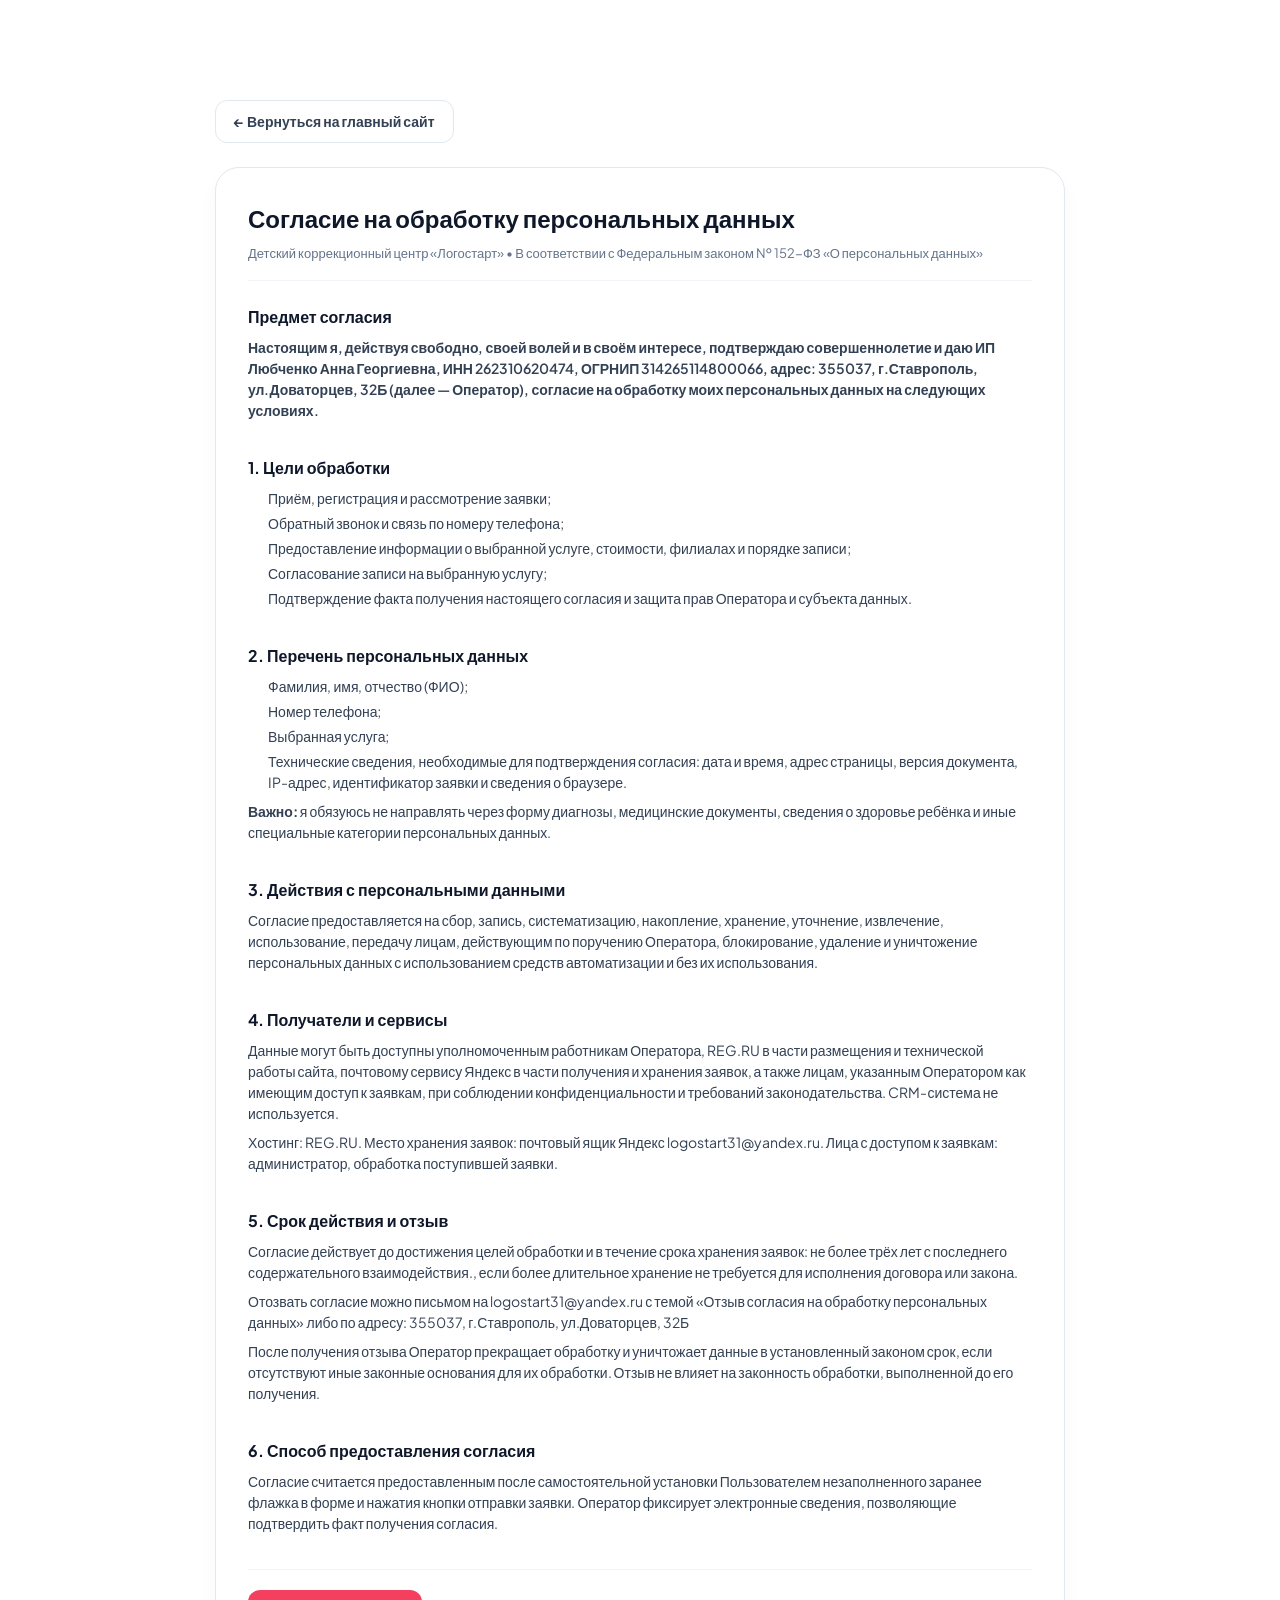
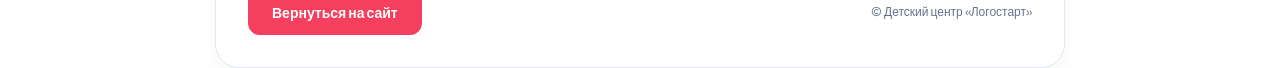
<file: pages/consent.html>
<!DOCTYPE html>
<html lang="ru">
<head>
    <meta charset="UTF-8">
    <meta name="viewport" content="width=device-width, initial-scale=1.0">
    <title>Согласие на обработку персональных данных — Детский центр «Логостарт»</title>
    <link rel="shortcut icon" href="../images/logostart3.svg" type="image/x-icon">
    <link rel="preconnect" href="https://fonts.googleapis.com">
    <link rel="preconnect" href="https://fonts.gstatic.com" crossorigin>
    <link href="https://fonts.googleapis.com/css2?family=Plus+Jakarta+Sans:wght@400;600;700;800&display=swap" rel="stylesheet">
    <link rel="stylesheet" href="../css/style.min.css">
</head>
<body>
<div class="container">
    <a href="../index.html" class="back-btn">← Вернуться на главный сайт</a>

    <div class="card">
        <h1>Согласие на обработку персональных данных</h1>
        <div class="subtitle">
            Детский коррекционный центр «Логостарт» • В соответствии с Федеральным законом № 152-ФЗ «О персональных данных»
        </div>

        <div class="content-section">
            <h2>Предмет согласия</h2>
            <p style="font-weight: 600;">Настоящим я, действуя свободно, своей волей и в своём интересе, подтверждаю совершеннолетие и даю ИП Любченко Анна Георгиевна, ИНН 262310620474,
                ОГРНИП 314265114800066, адрес: 355037, г.Ставрополь, ул.Доваторцев, 32Б (далее — Оператор), согласие на обработку моих персональных данных на следующих условиях.</p>
        </div>

        <div class="content-section">
            <h2>1. Цели обработки</h2>
            <ul>
                <li>Приём, регистрация и рассмотрение заявки;</li>
                <li>Обратный звонок и связь по номеру телефона;</li>
                <li>Предоставление информации о выбранной услуге, стоимости, филиалах и порядке записи;</li>
                <li>Согласование записи на выбранную услугу;</li>
                <li>Подтверждение факта получения настоящего согласия и защита прав Оператора и субъекта данных.</li>
            </ul>
        </div>

        <div class="content-section">
            <h2>2. Перечень персональных данных</h2>
            <ul>
                <li>Фамилия, имя, отчество (ФИО);</li>
                <li>Номер телефона;</li>
                <li>Выбранная услуга;</li>
                <li>Технические сведения, необходимые для подтверждения согласия: дата и время, адрес страницы, версия документа, IP-адрес, идентификатор заявки и сведения о браузере.</li>
            </ul>
            <p><strong>Важно:</strong> я обязуюсь не направлять через форму диагнозы, медицинские документы, сведения о здоровье ребёнка и иные специальные категории персональных данных.</p>
        </div>

        <div class="content-section">
            <h2>3. Действия с персональными данными</h2>
            <p>Согласие предоставляется на сбор, запись, систематизацию, накопление, хранение, уточнение, извлечение, использование, передачу лицам, действующим по поручению
                Оператора, блокирование, удаление и уничтожение персональных данных с использованием средств автоматизации и без их использования.</p>
        </div>

        <div class="content-section">
            <h2>4. Получатели и сервисы</h2>
            <p>Данные могут быть доступны уполномоченным работникам Оператора, REG.RU в части размещения и технической работы сайта, почтовому сервису Яндекс в части получения и
                хранения заявок, а также лицам, указанным Оператором как имеющим доступ к заявкам, при соблюдении конфиденциальности и требований законодательства. CRM-система не используется.</p>
            <p>Хостинг: REG.RU. Место хранения заявок: почтовый ящик Яндекс logostart31@yandex.ru. Лица с доступом к заявкам: администратор, обработка поступившей заявки.</p>
        </div>

        <div class="content-section">
            <h2>5. Срок действия и отзыв</h2>
            <p>Согласие действует до достижения целей обработки и в течение срока хранения заявок: не более трёх лет с последнего содержательного взаимодействия., если более длительное хранение не требуется для исполнения договора или закона.</p>
            <p>Отозвать согласие можно письмом на logostart31@yandex.ru с темой «Отзыв согласия на обработку персональных данных» либо по адресу: 355037, г.Ставрополь, ул.Доваторцев, 32Б</p>
            <p>После получения отзыва Оператор прекращает обработку и уничтожает данные в установленный законом срок, если отсутствуют иные законные основания для их обработки. Отзыв не влияет на законность обработки, выполненной до его получения.</p>
        </div>

        <div class="content-section">
            <h2>6. Способ предоставления согласия</h2>
            <p>Согласие считается предоставленным после самостоятельной установки Пользователем незаполненного заранее флажка в форме и нажатия кнопки отправки заявки. Оператор фиксирует электронные сведения, позволяющие подтвердить факт получения согласия.</p>
        </div>

        <div class="footer-action">
            <a href="../index.html" class="close-btn">Вернуться на сайт</a>
            <span style="font-size: 12px; color: #64748b;">© Детский центр «Логостарт»</span>
        </div>
    </div>
</div>
</body>
</html>
</file>
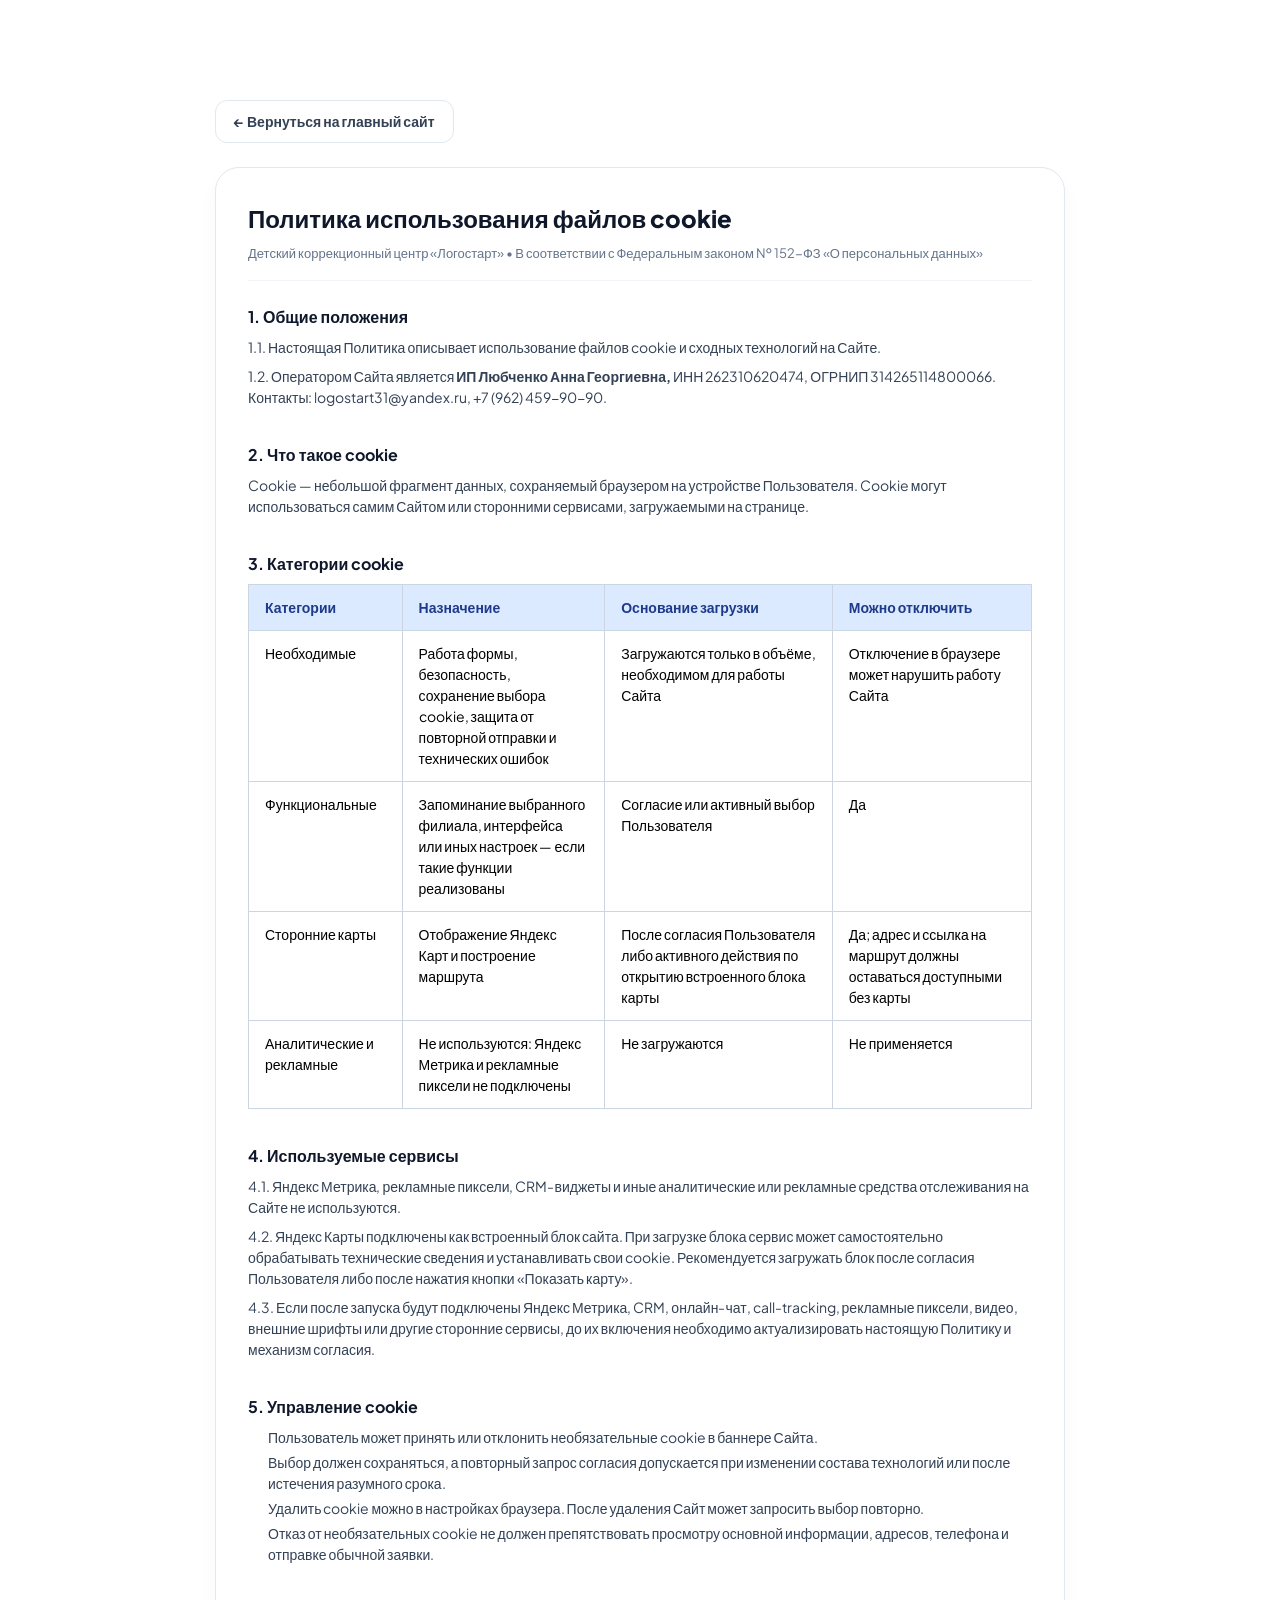
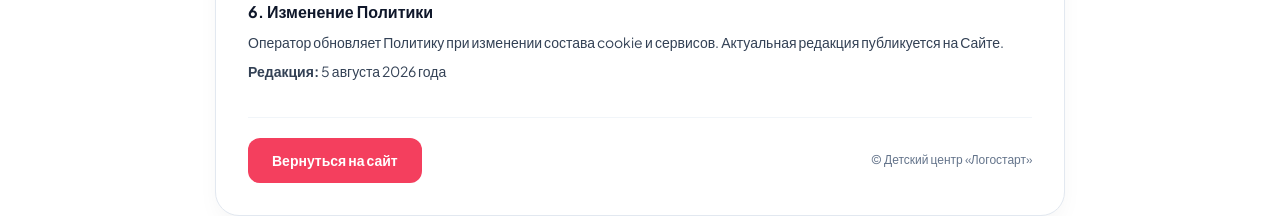
<file: pages/cookies.html>
<!DOCTYPE html>
<html lang="ru">
<head>
    <meta charset="UTF-8">
    <meta name="viewport" content="width=device-width, initial-scale=1.0">
    <title>Политика использования файлов cookie — Детский центр «Логостарт»</title>
    <link rel="shortcut icon" href="../images/logostart3.svg" type="image/x-icon">
    <link rel="preconnect" href="https://fonts.googleapis.com">
    <link rel="preconnect" href="https://fonts.gstatic.com" crossorigin>
    <link href="https://fonts.googleapis.com/css2?family=Plus+Jakarta+Sans:wght@400;600;700;800&display=swap" rel="stylesheet">
    <link rel="stylesheet" href="../css/style.min.css">
</head>
<body>
<div class="container">
    <a href="../index.html" class="back-btn">← Вернуться на главный сайт</a>

    <div class="card">
        <h1>Политика использования файлов cookie</h1>
        <div class="subtitle">
            Детский коррекционный центр «Логостарт» • В соответствии с Федеральным законом № 152-ФЗ «О персональных данных»
        </div>

        <div class="content-section">
            <h2>1. Общие положения</h2>
            <p>1.1. Настоящая Политика описывает использование файлов cookie и сходных технологий на Сайте.</p>
            <p>1.2. Оператором Сайта является <strong>ИП Любченко Анна Георгиевна,</strong> ИНН 262310620474, ОГРНИП 314265114800066. Контакты:
                <a href="mailto:logostart31@yandex.ru">logostart31@yandex.ru</a>, <a href="tel:+79624599090">+7 (962) 459-90-90</a>.</p>
        </div>

        <div class="content-section">
            <h2>2. Что такое cookie</h2>
            <p>Cookie — небольшой фрагмент данных, сохраняемый браузером на устройстве Пользователя. Cookie могут использоваться самим Сайтом или сторонними
                сервисами, загружаемыми на странице.</p>
        </div>

        <div class="content-section">
            <h2>3. Категории cookie</h2>

            <div class="table-wrapper">
                <table class="data-table">
                    <thead>
                    <tr>
                        <th>Категории</th>
                        <th>Назначение</th>
                        <th>Основание загрузки</th>
                        <th>Можно отключить</th>
                    </tr>
                    </thead>
                    <tbody>
                    <tr>
                        <td data-label="Категории">Необходимые</td>
                        <td data-label="Назначение">Работа формы, безопасность, сохранение выбора cookie, защита от повторной отправки и технических ошибок</td>
                        <td data-label="Основание загрузки">Загружаются только в объёме, необходимом для работы Сайта</td>
                        <td data-label="Можно отключить">Отключение в браузере может нарушить работу Сайта</td>
                    </tr>
                    <tr>
                        <td data-label="Категории">Функциональные</td>
                        <td data-label="Назначение">Запоминание выбранного филиала, интерфейса или иных настроек — если такие функции реализованы</td>
                        <td data-label="Основание загрузки">Согласие или активный выбор Пользователя</td>
                        <td data-label="Можно отключить">Да</td>
                    </tr>
                    <tr>
                        <td data-label="Категории">Сторонние карты</td>
                        <td data-label="Назначение">Отображение Яндекс Карт и построение маршрута</td>
                        <td data-label="Основание загрузки">После согласия Пользователя либо активного действия по открытию встроенного блока карты</td>
                        <td data-label="Можно отключить">Да; адрес и ссылка на маршрут должны оставаться доступными без карты</td>
                    </tr>
                    <tr>
                        <td data-label="Категории">Аналитические и рекламные</td>
                        <td data-label="Назначение">Не используются: Яндекс Метрика и рекламные пиксели не подключены</td>
                        <td data-label="Основание загрузки">Не загружаются</td>
                        <td data-label="Можно отключить">Не применяется</td>
                    </tr>
                    </tbody>
                </table>
            </div>
        </div>

        <div class="content-section">
            <h2>4. Используемые сервисы</h2>
            <p>4.1. Яндекс Метрика, рекламные пиксели, CRM-виджеты и иные аналитические или рекламные средства отслеживания на Сайте не используются.</p>
            <p>4.2. Яндекс Карты подключены как встроенный блок сайта. При загрузке блока сервис может самостоятельно обрабатывать технические сведения и устанавливать свои cookie. Рекомендуется загружать блок после согласия Пользователя либо после нажатия кнопки «Показать карту».</p>
            <p>4.3. Если после запуска будут подключены Яндекс Метрика, CRM, онлайн-чат, call-tracking, рекламные пиксели, видео, внешние шрифты или другие сторонние сервисы, до их включения необходимо актуализировать настоящую Политику и механизм согласия.</p>
        </div>

        <div class="content-section">
            <h2>5. Управление cookie</h2>
            <ul>
                <li>Пользователь может принять или отклонить необязательные cookie в баннере Сайта.</li>
                <li>Выбор должен сохраняться, а повторный запрос согласия допускается при изменении состава технологий или после истечения разумного срока.</li>
                <li>Удалить cookie можно в настройках браузера. После удаления Сайт может запросить выбор повторно.</li>
                <li>Отказ от необязательных cookie не должен препятствовать просмотру основной информации, адресов, телефона и отправке обычной заявки.</li>
            </ul>
        </div>


        <div class="content-section">
            <h2>6. Изменение Политики</h2>
            <p>Оператор обновляет Политику при изменении состава cookie и сервисов. Актуальная редакция публикуется на Сайте.</p>
            <p><strong>Редакция:</strong> 5 августа 2026 года</p>
        </div>

        <div class="footer-action">
            <a href="../index.html" class="close-btn">Вернуться на сайт</a>
            <span style="font-size: 12px; color: #64748b;">© Детский центр «Логостарт»</span>
        </div>
    </div>
</div>
</body>
</html>
</file>
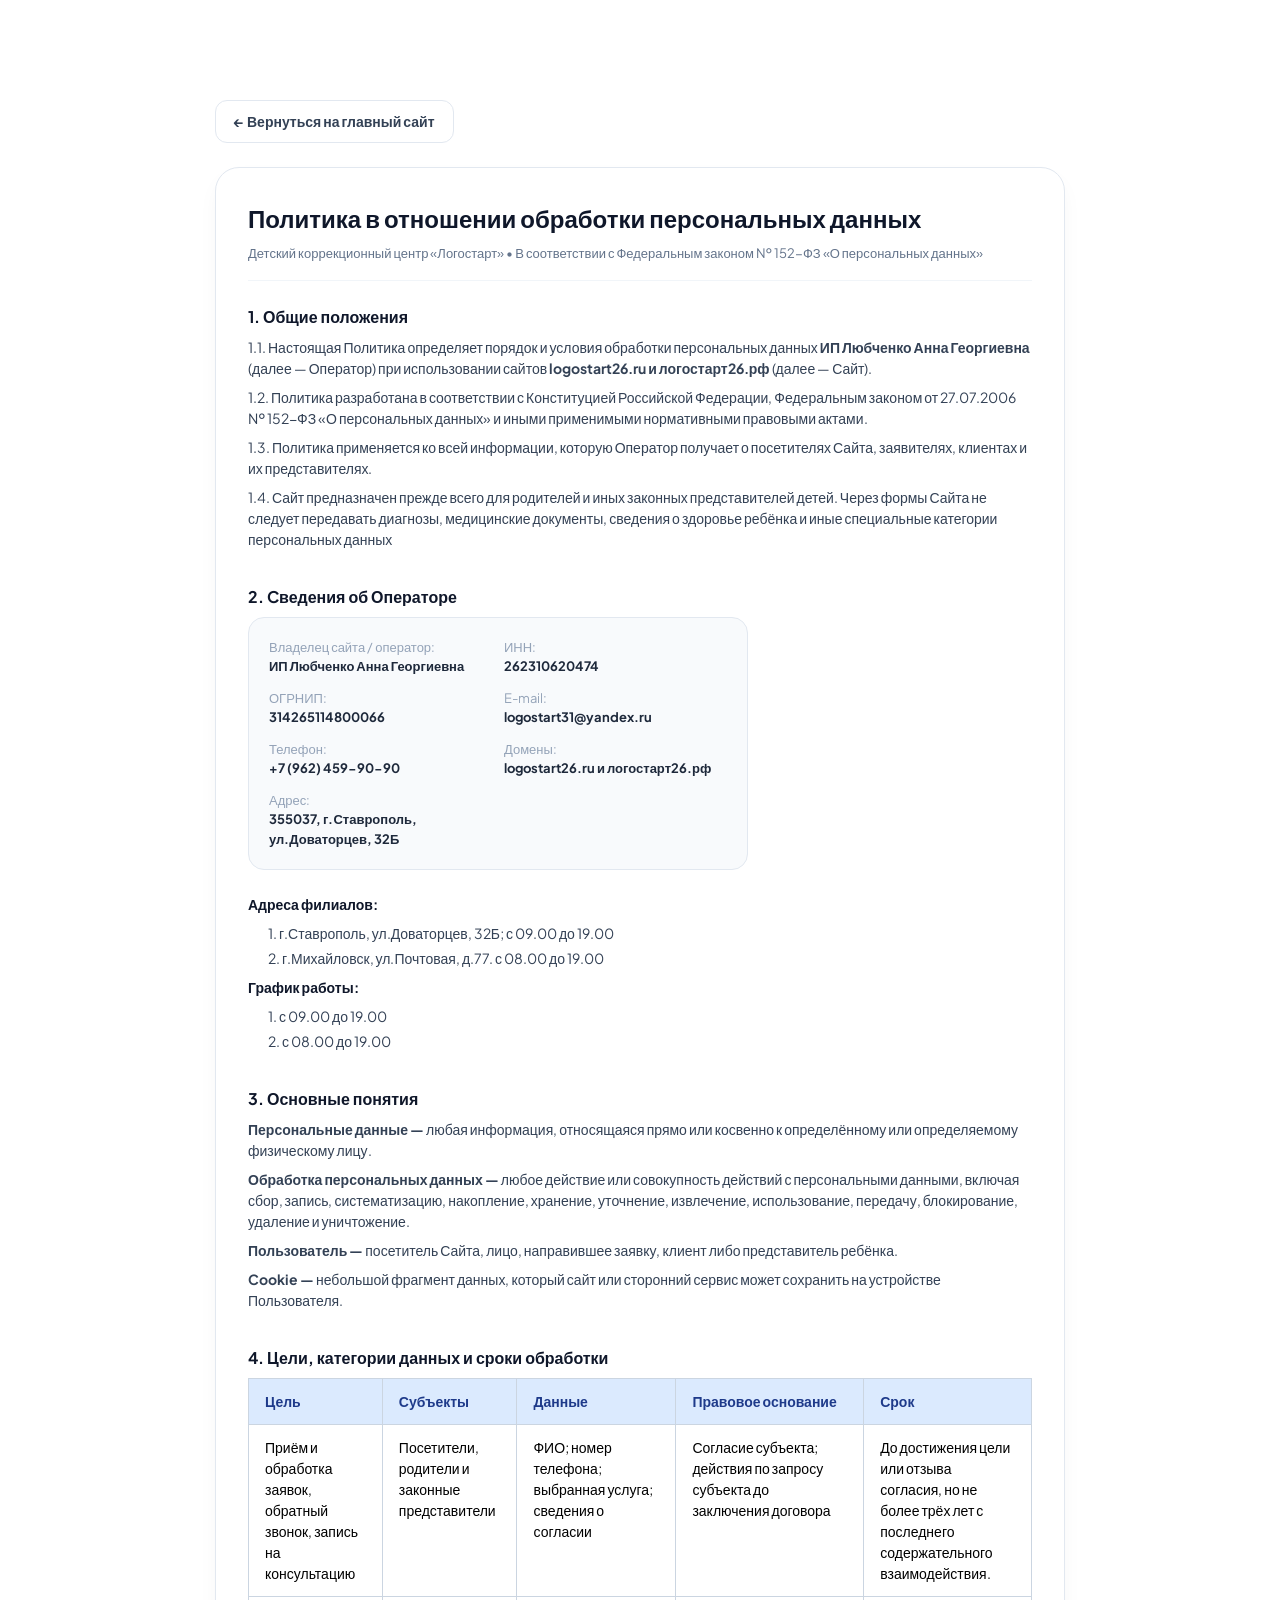
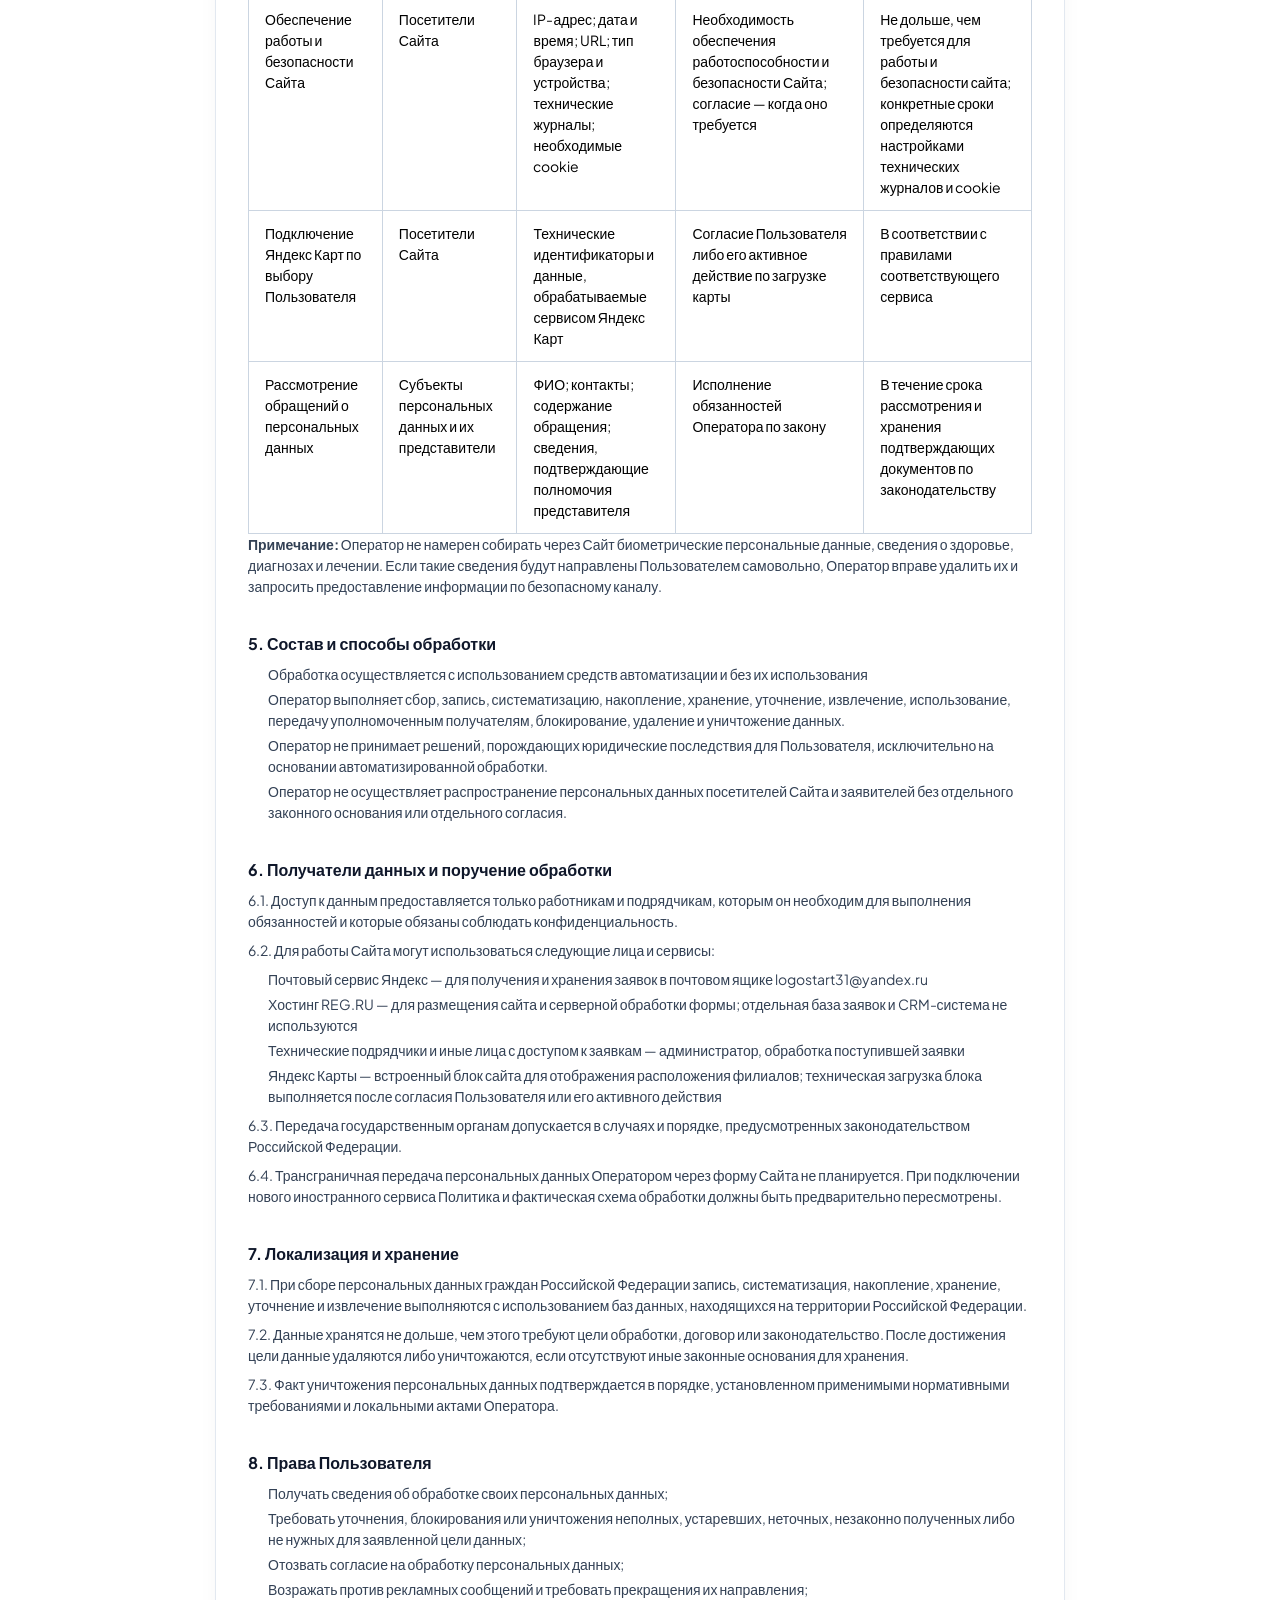
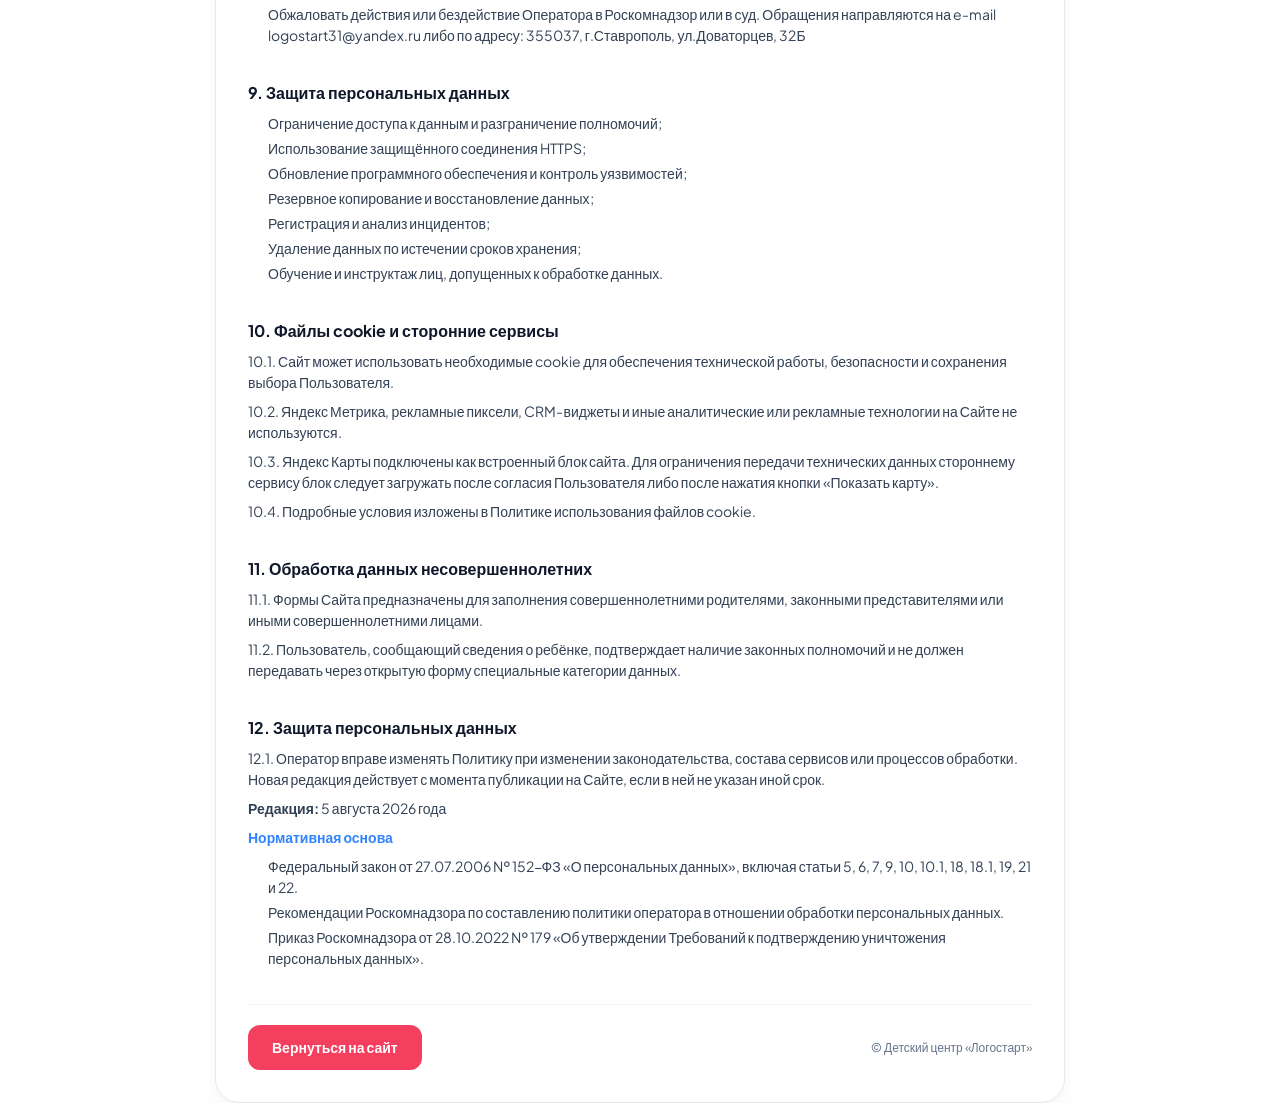
<file: pages/privacy.html>
<!DOCTYPE html>
<html lang="ru">
<head>
    <meta charset="UTF-8">
    <meta name="viewport" content="width=device-width, initial-scale=1.0">
    <title>Политика в отношении обработки персональных данных — Детский центр «Логостарт»</title>
    <link rel="shortcut icon" href="../images/logostart3.svg" type="image/x-icon">
    <link rel="preconnect" href="https://fonts.googleapis.com">
    <link rel="preconnect" href="https://fonts.gstatic.com" crossorigin>
    <link href="https://fonts.googleapis.com/css2?family=Plus+Jakarta+Sans:wght@400;600;700;800&display=swap" rel="stylesheet">
    <link rel="stylesheet" href="../css/style.min.css">
</head>
<body>
<div class="container">
    <a href="../index.html" class="back-btn">← Вернуться на главный сайт</a>

    <div class="card">
        <h1>Политика в отношении обработки персональных данных</h1>
        <div class="subtitle">
            Детский коррекционный центр «Логостарт» • В соответствии с Федеральным законом № 152-ФЗ «О персональных данных»
        </div>

        <div class="content-section">
            <h2>1. Общие положения</h2>
            <p>1.1. Настоящая Политика определяет порядок и условия обработки персональных данных <strong>ИП Любченко Анна Георгиевна</strong> (далее —
                Оператор) при использовании сайтов <strong>logostart26.ru и логостарт26.рф</strong> (далее — Сайт).</p>
            <p>1.2. Политика разработана в соответствии с Конституцией Российской Федерации, Федеральным законом от 27.07.2006 № 152-ФЗ «О персональных данных»
                и иными применимыми нормативными правовыми актами.</p>
            <p>1.3. Политика применяется ко всей информации, которую Оператор получает о посетителях Сайта, заявителях, клиентах и их представителях.</p>
            <p>1.4. Сайт предназначен прежде всего для родителей и иных законных представителей детей. Через формы Сайта не следует передавать диагнозы,
                медицинские документы, сведения о здоровье ребёнка и иные специальные категории персональных данных</p>
        </div>

        <div class="content-section">
            <h2>2. Cведения об Операторе</h2>
            <div class="requisites">
                <div class="requisites-grid">
                    <div class="req-item">
                        <span>Владелец сайта / оператор:</span>
                        <strong>ИП Любченко Анна Георгиевна</strong>
                    </div>
                    <div class="req-item">
                        <span>ИНН:</span>
                        <strong>262310620474</strong>
                    </div>
                    <div class="req-item">
                        <span>ОГРНИП:</span>
                        <strong>314265114800066</strong>
                    </div>
                    <div class="req-item">
                        <span>E-mail:</span>
                        <strong>logostart31@yandex.ru</strong>
                    </div>
                    <div class="req-item">
                        <span>Телефон:</span>
                        <strong>+7 (962) 459-90-90</strong>
                    </div>
                    <div class="req-item">
                        <span>Домены:</span>
                        <strong>logostart26.ru и логостарт26.рф</strong>
                    </div>
                    <div class="req-item">
                        <span>Адрес:</span>
                        <strong>355037, г.Ставрополь, ул.Доваторцев, 32Б</strong>
                    </div>
                </div>
            </div>

            <h3>Адреса филиалов:</h3>
            <ul>
                <li>1. г.Ставрополь, ул.Доваторцев, 32Б; с 09.00 до 19.00</li>
                <li>2. г.Михайловск, ул.Почтовая, д.77. с 08.00 до 19.00</li>
            </ul>

            <h3>График работы:</h3>
            <ul>
                <li>1. с 09.00 до 19.00</li>
                <li>2. с 08.00 до 19.00</li>
            </ul>
        </div>

        <div class="content-section">
            <h2>3. Основные понятия</h2>
            <p><strong>Персональные данные —</strong> любая информация, относящаяся прямо или косвенно к определённому или определяемому физическому лицу.</p>
            <p><strong>Обработка персональных данных —</strong> любое действие или совокупность действий с персональными данными, включая сбор, запись,
                систематизацию, накопление, хранение, уточнение, извлечение, использование, передачу, блокирование, удаление и уничтожение.</p>
            <p><strong>Пользователь —</strong> посетитель Сайта, лицо, направившее заявку, клиент либо представитель ребёнка.</p>
            <p><strong>Cookie —</strong> небольшой фрагмент данных, который сайт или сторонний сервис может сохранить на устройстве Пользователя.</p>
        </div>


        <div class="content-section">
            <h2>4. Цели, категории данных и сроки обработки</h2>
            <div class="table-wrapper">
                <table class="data-table">
                    <thead>
                    <tr>
                        <th>Цель</th>
                        <th>Субъекты</th>
                        <th>Данные</th>
                        <th>Правовое основание</th>
                        <th>Срок</th>
                    </tr>
                    </thead>
                    <tbody>
                    <tr>
                        <td data-label="Цель">Приём и обработка заявок, обратный звонок, запись на консультацию</td>
                        <td data-label="Субъекты">Посетители, родители и законные представители</td>
                        <td data-label="Данные">ФИО; номер телефона; выбранная услуга; сведения о согласии</td>
                        <td data-label="Правовое основание">Согласие субъекта; действия по запросу субъекта до заключения договора</td>
                        <td data-label="Срок">До достижения цели или отзыва согласия, но не более трёх лет с последнего содержательного
                            взаимодействия.
                        </td>
                    </tr>
                    <tr>
                        <td data-label="Цель">Обеспечение работы и безопасности Сайта</td>
                        <td data-label="Субъекты">Посетители Сайта</td>
                        <td data-label="Данные">IP-адрес; дата и время; URL; тип браузера и устройства; технические журналы; необходимые cookie</td>
                        <td data-label="Правовое основание">Необходимость обеспечения работоспособности и безопасности Сайта; согласие — когда оно требуется
                        </td>
                        <td data-label="Срок">Не дольше, чем требуется для работы и безопасности сайта; конкретные сроки определяются настройками технических
                            журналов и cookie
                        </td>
                    </tr>
                    <tr>
                        <td data-label="Цель">Подключение Яндекс Карт по выбору Пользователя</td>
                        <td data-label="Субъекты">Посетители Сайта</td>
                        <td data-label="Данные">Технические идентификаторы и данные, обрабатываемые сервисом Яндекс Карт</td>
                        <td data-label="Правовое основание">Согласие Пользователя либо его активное действие по загрузке карты</td>
                        <td data-label="Срок">В соответствии с правилами соответствующего сервиса</td>
                    </tr>
                    <tr>
                        <td data-label="Цель">Рассмотрение обращений о персональных данных</td>
                        <td data-label="Субъекты">Субъекты персональных данных и их представители</td>
                        <td data-label="Данные">ФИО; контакты; содержание обращения; сведения, подтверждающие полномочия представителя</td>
                        <td data-label="Правовое основание">Исполнение обязанностей Оператора по закону</td>
                        <td data-label="Срок">В течение срока рассмотрения и хранения подтверждающих документов по законодательству</td>
                    </tr>
                    </tbody>
                </table>
            </div>
            <p><strong>Примечание:</strong> Оператор не намерен собирать через Сайт биометрические персональные данные, сведения о здоровье, диагнозах и
                лечении. Если такие сведения будут направлены Пользователем самовольно, Оператор вправе удалить их и запросить предоставление информации по
                безопасному каналу.</p>
        </div>

        <div class="content-section">
            <h2>5. Состав и способы обработки</h2>
            <ul>
                <li>Обработка осуществляется с использованием средств автоматизации и без их использования</li>
                <li>Оператор выполняет сбор, запись, систематизацию, накопление, хранение, уточнение, извлечение, использование, передачу уполномоченным
                    получателям, блокирование, удаление и уничтожение данных.
                </li>
                <li>Оператор не принимает решений, порождающих юридические последствия для Пользователя, исключительно на основании автоматизированной
                    обработки.
                </li>
                <li>Оператор не осуществляет распространение персональных данных посетителей Сайта и заявителей без отдельного законного основания или
                    отдельного
                    согласия.
                </li>
            </ul>
        </div>

        <div class="content-section">
            <h2>6. Получатели данных и поручение обработки</h2>
            <p>6.1. Доступ к данным предоставляется только работникам и подрядчикам, которым он необходим для выполнения обязанностей и которые обязаны
                соблюдать конфиденциальность.</p>
            <p>6.2. Для работы Сайта могут использоваться следующие лица и сервисы:</p>
            <ul>
                <li>Почтовый сервис Яндекс — для получения и хранения заявок в почтовом ящике logostart31@yandex.ru</li>
                <li>Хостинг REG.RU — для размещения сайта и серверной обработки формы; отдельная база заявок и CRM-система не используются
                </li>
                <li>Технические подрядчики и иные лица с доступом к заявкам — администратор, обработка поступившей заявки
                </li>
                <li>Яндекс Карты — встроенный блок сайта для отображения расположения филиалов; техническая загрузка блока выполняется после согласия
                    Пользователя или его активного действия
                </li>
            </ul>

            <p>6.3. Передача государственным органам допускается в случаях и порядке, предусмотренных законодательством Российской Федерации.</p>
            <p>6.4. Трансграничная передача персональных данных Оператором через форму Сайта не планируется. При подключении нового иностранного сервиса
                Политика и фактическая схема обработки должны быть предварительно пересмотрены.</p>
        </div>

        <div class="content-section">
            <h2>7. Локализация и хранение</h2>
            <p>7.1. При сборе персональных данных граждан Российской Федерации запись, систематизация, накопление, хранение, уточнение и извлечение выполняются
                с использованием баз данных, находящихся на территории Российской Федерации.</p>
            <p>7.2. Данные хранятся не дольше, чем этого требуют цели обработки, договор или законодательство. После достижения цели данные удаляются либо
                уничтожаются, если отсутствуют иные законные основания для хранения.</p>
            <p>7.3. Факт уничтожения персональных данных подтверждается в порядке, установленном применимыми нормативными требованиями и локальными актами
                Оператора.</p>
        </div>

        <div class="content-section">
            <h2>8. Права Пользователя</h2>

            <ul>
                <li>Получать сведения об обработке своих персональных данных;</li>
                <li>Требовать уточнения, блокирования или уничтожения неполных, устаревших, неточных, незаконно полученных либо не нужных для заявленной цели
                    данных;
                </li>
                <li>Отозвать согласие на обработку персональных данных;</li>
                <li>Возражать против рекламных сообщений и требовать прекращения их направления;</li>
                <li>Обжаловать действия или бездействие Оператора в Роскомнадзор или в суд.
                    Обращения направляются на e-mail logostart31@yandex.ru либо по адресу: 355037, г.Ставрополь, ул.Доваторцев, 32Б
                </li>
            </ul>
        </div>

        <div class="content-section">
            <h2>9. Защита персональных данных</h2>

            <ul>
                <li>Ограничение доступа к данным и разграничение полномочий;</li>
                <li>Использование защищённого соединения HTTPS;</li>
                <li>Обновление программного обеспечения и контроль уязвимостей;</li>
                <li>Резервное копирование и восстановление данных;</li>
                <li>Регистрация и анализ инцидентов;</li>
                <li>Удаление данных по истечении сроков хранения;</li>
                <li>Обучение и инструктаж лиц, допущенных к обработке данных.</li>
            </ul>
        </div>


        <div class="content-section">
            <h2>10. Файлы cookie и сторонние сервисы</h2>
            <p>10.1. Сайт может использовать необходимые cookie для обеспечения технической работы, безопасности и сохранения выбора Пользователя.</p>
            <p>10.2. Яндекс Метрика, рекламные пиксели, CRM-виджеты и иные аналитические или рекламные технологии на Сайте не используются.</p>
            <p>10.3. Яндекс Карты подключены как встроенный блок сайта. Для ограничения передачи технических данных стороннему сервису блок следует загружать
                после согласия Пользователя либо после нажатия кнопки «Показать карту».</p>
            <p>10.4. Подробные условия изложены в Политике использования файлов cookie.</p>
        </div>


        <div class="content-section">
            <h2>11. Обработка данных несовершеннолетних</h2>

            <p>11.1. Формы Сайта предназначены для заполнения совершеннолетними родителями, законными представителями или иными совершеннолетними лицами.</p>
            <p>11.2. Пользователь, сообщающий сведения о ребёнке, подтверждает наличие законных полномочий и не должен передавать через открытую форму
                специальные категории данных.</p>
        </div>

        <div class="content-section">
            <h2>12. Защита персональных данных</h2>
            <p>12.1. Оператор вправе изменять Политику при изменении законодательства, состава сервисов или процессов обработки. Новая редакция действует с
                момента публикации на Сайте, если в ней не указан иной срок.</p>
            <p><strong>Редакция:</strong> 5 августа 2026 года</p>

            <h3 style="color: #3183ff;">Нормативная основа</h3>
            <ul>
                <li>Федеральный закон от 27.07.2006 № 152-ФЗ «О персональных данных», включая статьи 5, 6, 7, 9, 10, 10.1, 18, 18.1, 19, 21 и 22.</li>
                <li>Рекомендации Роскомнадзора по составлению политики оператора в отношении обработки персональных данных.</li>
                <li>Приказ Роскомнадзора от 28.10.2022 № 179 «Об утверждении Требований к подтверждению уничтожения персональных данных».</li>
            </ul>
        </div>

        <div class="footer-action">
            <a href="../index.html" class="close-btn">Вернуться на сайт</a>
            <span style="font-size: 12px; color: #64748b;">© Детский центр «Логостарт»</span>
        </div>
    </div>
</div>
</body>
</html>
</file>
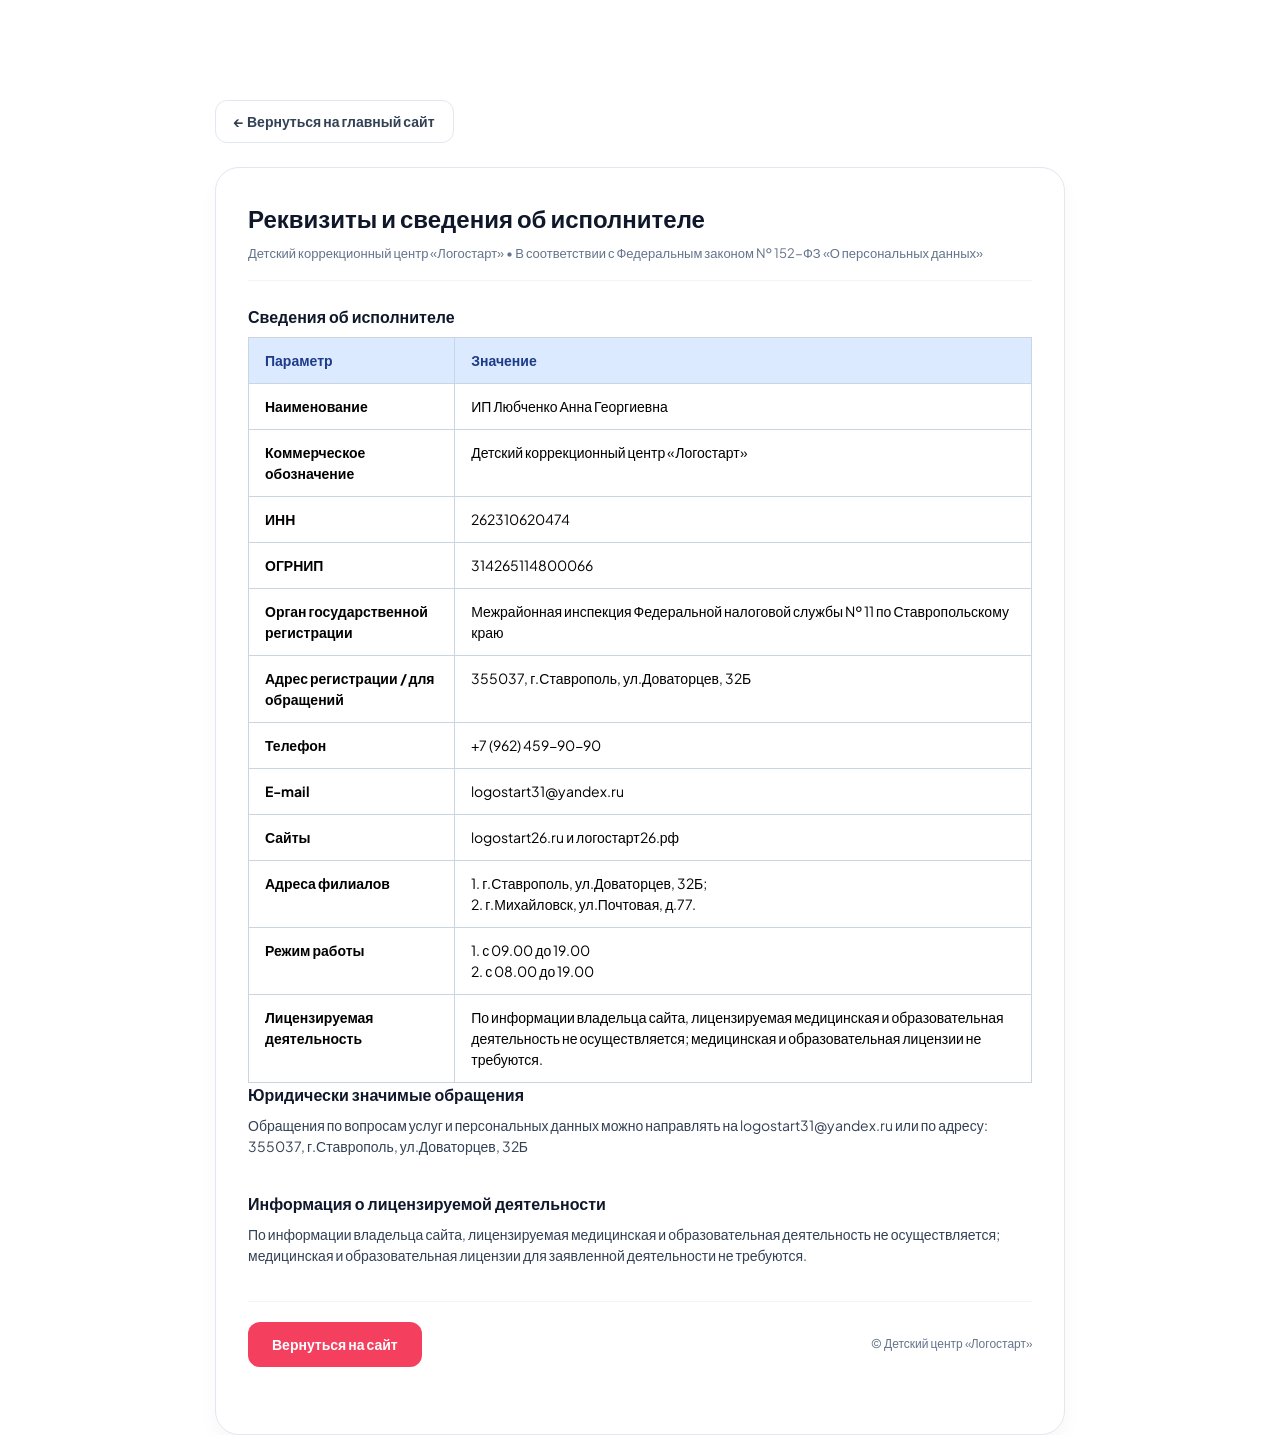
<file: pages/requisites.html>
<!DOCTYPE html>
<html lang="ru">
<head>
    <meta charset="UTF-8">
    <meta name="viewport" content="width=device-width, initial-scale=1.0">
    <title>Реквизиты и сведения об исполнителе — Детский центр «Логостарт»</title>

    <link rel="shortcut icon" href="../images/logostart3.svg" type="image/x-icon">
    <link rel="preconnect" href="https://fonts.googleapis.com">
    <link rel="preconnect" href="https://fonts.gstatic.com" crossorigin>
    <link href="https://fonts.googleapis.com/css2?family=Plus+Jakarta+Sans:wght@400;600;700;800&display=swap" rel="stylesheet">
    <link rel="stylesheet" href="../css/style.min.css">
</head>
<body>
<div class="container">
    <a href="../index.html" class="back-btn">← Вернуться на главный сайт</a>

    <div class="card">
        <h1>Реквизиты и сведения об исполнителе</h1>
        <div class="subtitle">
            Детский коррекционный центр «Логостарт» • В соответствии с Федеральным законом № 152-ФЗ «О персональных данных»
        </div>

        <div class="content-section">
            <h2>Сведения об исполнителе</h2>
            <div class="table-wrapper">
                <table class="data-table">
                    <thead>
                    <tr>
                        <th>Параметр</th>
                        <th>Значение</th>
                    </tr>
                    </thead>
                    <tbody>
                    <tr>
                        <td data-label="Параметр"><b>Наименование</b></td>
                        <td data-label="Значение">ИП Любченко Анна Георгиевна</td>
                    </tr>
                    <tr>
                        <td data-label="Параметр"><b>Коммерческое обозначение</b></td>
                        <td data-label="Значение">Детский коррекционный центр «Логостарт»</td>
                    </tr>
                    <tr>
                        <td data-label="Параметр"><b>ИНН</b></td>
                        <td data-label="Значение">262310620474</td>
                    </tr>
                    <tr>
                        <td data-label="Параметр"><b>ОГРНИП</b></td>
                        <td data-label="Значение">314265114800066</td>
                    </tr>
                    <tr class="highlight">
                        <td data-label="Параметр"><b>Орган государственной регистрации</b></td>
                        <td data-label="Значение">Межрайонная инспекция Федеральной налоговой службы № 11 по Ставропольскому краю</td>
                    </tr>
                    <tr>
                        <td data-label="Параметр"><b>Адрес регистрации / для обращений</b></td>
                        <td data-label="Значение">355037, г.Ставрополь, ул.Доваторцев, 32Б</td>
                    </tr>
                    <tr>
                        <td data-label="Параметр"><b>Телефон</b></td>
                        <td data-label="Значение"><a href="tel:+79624599090">+7 (962) 459-90-90</a></td>
                    </tr>
                    <tr>
                        <td data-label="Параметр"><b>E-mail</b></td>
                        <td data-label="Значение"><a href="mailto:logostart31@yandex.ru">logostart31@yandex.ru</a></td>
                    </tr>
                    <tr>
                        <td data-label="Параметр"><b>Сайты</b></td>
                        <td data-label="Значение">logostart26.ru и логостарт26.рф</td>
                    </tr>
                    <tr class="highlight">
                        <td data-label="Параметр"><b>Адреса филиалов</b></td>
                        <td data-label="Значение">
                            1. г.Ставрополь, ул.Доваторцев, 32Б;<br>
                            2. г.Михайловск, ул.Почтовая, д.77.
                        </td>
                    </tr>
                    <tr class="highlight">
                        <td data-label="Параметр"><b>Режим работы</b></td>
                        <td data-label="Значение">
                            1. с 09.00 до 19.00<br>
                            2. с 08.00 до 19.00
                        </td>
                    </tr>
                    <tr>
                        <td data-label="Параметр"><b>Лицензируемая деятельность</b></td>
                        <td data-label="Значение">По информации владельца сайта, лицензируемая медицинская и образовательная деятельность не осуществляется;
                            медицинская и образовательная лицензии не требуются.
                        </td>
                    </tr>
                    </tbody>
                </table>
            </div>

            <div class="content-section">
                <h2>Юридически значимые обращения</h2>
                <p>Обращения по вопросам услуг и персональных данных можно направлять на <a href="mailto:logostart31@yandex.ru">logostart31@yandex.ru</a> или по адресу: 355037, г.Ставрополь,
                    ул.Доваторцев, 32Б</p>
            </div>

            <div class="content-section">
                <h2>Информация о лицензируемой деятельности</h2>
                <p>По информации владельца сайта, лицензируемая медицинская и образовательная деятельность не осуществляется; медицинская и образовательная
                    лицензии для заявленной деятельности не требуются.</p>
            </div>

            <div class="footer-action">
                <a href="../index.html" class="close-btn">Вернуться на сайт</a>
                <span style="font-size: 12px; color: #64748b;">© Детский центр «Логостарт»</span>
            </div>
        </div>
    </div>
</body>
</html>
</file>
<file: css/style.min.css>
*,:after,:before{--tw-border-spacing-x:0;--tw-border-spacing-y:0;--tw-translate-x:0;--tw-translate-y:0;--tw-rotate:0;--tw-skew-x:0;--tw-skew-y:0;--tw-scale-x:1;--tw-scale-y:1;--tw-pan-x: ;--tw-pan-y: ;--tw-pinch-zoom: ;--tw-scroll-snap-strictness:proximity;--tw-gradient-from-position: ;--tw-gradient-via-position: ;--tw-gradient-to-position: ;--tw-ordinal: ;--tw-slashed-zero: ;--tw-numeric-figure: ;--tw-numeric-spacing: ;--tw-numeric-fraction: ;--tw-ring-inset: ;--tw-ring-offset-width:0px;--tw-ring-offset-color:#fff;--tw-ring-color:rgba(59,130,246,.5);--tw-ring-offset-shadow:0 0 #0000;--tw-ring-shadow:0 0 #0000;--tw-shadow:0 0 #0000;--tw-shadow-colored:0 0 #0000;--tw-blur: ;--tw-brightness: ;--tw-contrast: ;--tw-grayscale: ;--tw-hue-rotate: ;--tw-invert: ;--tw-saturate: ;--tw-sepia: ;--tw-drop-shadow: ;--tw-backdrop-blur: ;--tw-backdrop-brightness: ;--tw-backdrop-contrast: ;--tw-backdrop-grayscale: ;--tw-backdrop-hue-rotate: ;--tw-backdrop-invert: ;--tw-backdrop-opacity: ;--tw-backdrop-saturate: ;--tw-backdrop-sepia: ;--tw-contain-size: ;--tw-contain-layout: ;--tw-contain-paint: ;--tw-contain-style: }::backdrop{--tw-border-spacing-x:0;--tw-border-spacing-y:0;--tw-translate-x:0;--tw-translate-y:0;--tw-rotate:0;--tw-skew-x:0;--tw-skew-y:0;--tw-scale-x:1;--tw-scale-y:1;--tw-pan-x: ;--tw-pan-y: ;--tw-pinch-zoom: ;--tw-scroll-snap-strictness:proximity;--tw-gradient-from-position: ;--tw-gradient-via-position: ;--tw-gradient-to-position: ;--tw-ordinal: ;--tw-slashed-zero: ;--tw-numeric-figure: ;--tw-numeric-spacing: ;--tw-numeric-fraction: ;--tw-ring-inset: ;--tw-ring-offset-width:0px;--tw-ring-offset-color:#fff;--tw-ring-color:rgba(59,130,246,.5);--tw-ring-offset-shadow:0 0 #0000;--tw-ring-shadow:0 0 #0000;--tw-shadow:0 0 #0000;--tw-shadow-colored:0 0 #0000;--tw-blur: ;--tw-brightness: ;--tw-contrast: ;--tw-grayscale: ;--tw-hue-rotate: ;--tw-invert: ;--tw-saturate: ;--tw-sepia: ;--tw-drop-shadow: ;--tw-backdrop-blur: ;--tw-backdrop-brightness: ;--tw-backdrop-contrast: ;--tw-backdrop-grayscale: ;--tw-backdrop-hue-rotate: ;--tw-backdrop-invert: ;--tw-backdrop-opacity: ;--tw-backdrop-saturate: ;--tw-backdrop-sepia: ;--tw-contain-size: ;--tw-contain-layout: ;--tw-contain-paint: ;--tw-contain-style: }/*! tailwindcss v3.4.17 | MIT License | https://tailwindcss.com*/*,:after,:before{border:0 solid #e5e7eb;box-sizing:border-box}:after,:before{--tw-content:""}:host,html{line-height:1.5;-webkit-text-size-adjust:100%;font-family:ui-sans-serif,system-ui,sans-serif,Apple Color Emoji,Segoe UI Emoji,Segoe UI Symbol,Noto Color Emoji;font-feature-settings:normal;font-variation-settings:normal;-moz-tab-size:4;-o-tab-size:4;tab-size:4;-webkit-tap-highlight-color:transparent}body{line-height:inherit;margin:0}hr{border-top-width:1px;color:inherit;height:0}abbr:where([title]){-webkit-text-decoration:underline dotted;text-decoration:underline dotted}h1,h2,h3,h4,h5,h6{font-size:inherit;font-weight:inherit}a{color:inherit;text-decoration:inherit}b,strong{font-weight:bolder}code,kbd,pre,samp{font-family:ui-monospace,SFMono-Regular,Menlo,Monaco,Consolas,Liberation Mono,Courier New,monospace;font-feature-settings:normal;font-size:1em;font-variation-settings:normal}small{font-size:80%}sub,sup{font-size:75%;line-height:0;position:relative;vertical-align:baseline}sub{bottom:-.25em}sup{top:-.5em}table{border-collapse:collapse;border-color:inherit;text-indent:0}button,input,optgroup,select,textarea{color:inherit;font-family:inherit;font-feature-settings:inherit;font-size:100%;font-variation-settings:inherit;font-weight:inherit;letter-spacing:inherit;line-height:inherit;margin:0;padding:0}button,select{text-transform:none}button,input:where([type=button]),input:where([type=reset]),input:where([type=submit]){-webkit-appearance:button;background-color:transparent;background-image:none}:-moz-focusring{outline:auto}:-moz-ui-invalid{box-shadow:none}progress{vertical-align:baseline}::-webkit-inner-spin-button,::-webkit-outer-spin-button{height:auto}[type=search]{-webkit-appearance:textfield;outline-offset:-2px}::-webkit-search-decoration{-webkit-appearance:none}::-webkit-file-upload-button{-webkit-appearance:button;font:inherit}summary{display:list-item}blockquote,dd,dl,figure,h1,h2,h3,h4,h5,h6,hr,p,pre{margin:0}fieldset{margin:0}fieldset,legend{padding:0}menu,ol,ul{list-style:none;margin:0;padding:0}dialog{padding:0}textarea{resize:vertical}input::-moz-placeholder,textarea::-moz-placeholder{color:#9ca3af;opacity:1}input::placeholder,textarea::placeholder{color:#9ca3af;opacity:1}[role=button],button{cursor:pointer}:disabled{cursor:default}audio,canvas,embed,iframe,img,object,svg,video{display:block;vertical-align:middle}img,video{height:auto;max-width:100%}[hidden]:where(:not([hidden=until-found])){display:none}.container{width:100%}@media (min-width:640px){.container{max-width:640px}}@media (min-width:768px){.container{max-width:768px}}@media (min-width:1024px){.container{max-width:1024px}}@media (min-width:1280px){.container{max-width:1280px}}@media (min-width:1536px){.container{max-width:1536px}}.pointer-events-none{pointer-events:none}.fixed{position:fixed}.absolute{position:absolute}.relative{position:relative}.sticky{position:sticky}.inset-0{inset:0}.-bottom-16{bottom:-4rem}.-left-16{left:-4rem}.-right-16{right:-4rem}.-top-16{top:-4rem}.bottom-0{bottom:0}.bottom-3{bottom:.75rem}.bottom-6{bottom:1.5rem}.left-3{left:.75rem}.right-0{right:0}.right-4{right:1rem}.right-5{right:1.25rem}.right-6{right:1.5rem}.top-0{top:0}.top-4{top:1rem}.top-5{top:1.25rem}.z-10{z-index:10}.z-50{z-index:50}.mx-auto{margin-left:auto;margin-right:auto}.my-12{margin-bottom:3rem;margin-top:3rem}.my-2{margin-bottom:.5rem;margin-top:.5rem}.mb-1{margin-bottom:.25rem}.mb-1\.5{margin-bottom:.375rem}.mb-10{margin-bottom:2.5rem}.mb-12{margin-bottom:3rem}.mb-14{margin-bottom:3.5rem}.mb-16{margin-bottom:4rem}.mb-2{margin-bottom:.5rem}.mb-3{margin-bottom:.75rem}.mb-4{margin-bottom:1rem}.mb-5{margin-bottom:1.25rem}.mb-6{margin-bottom:1.5rem}.mb-8{margin-bottom:2rem}.ml-0\.5{margin-left:.125rem}.ml-1{margin-left:.25rem}.mt-0\.5{margin-top:.125rem}.mt-1{margin-top:.25rem}.mt-1\.5{margin-top:.375rem}.mt-10{margin-top:2.5rem}.mt-2{margin-top:.5rem}.mt-3{margin-top:.75rem}.mt-4{margin-top:1rem}.mt-8{margin-top:2rem}.mt-\[25px\]{margin-top:25px}.block{display:block}.inline-block{display:inline-block}.flex{display:flex}.inline-flex{display:inline-flex}.table{display:table}.grid{display:grid}.hidden{display:none}.h-10{height:2.5rem}.h-12{height:3rem}.h-14{height:3.5rem}.h-16{height:4rem}.h-2{height:.5rem}.h-3{height:.75rem}.h-3\.5{height:.875rem}.h-4{height:1rem}.h-5{height:1.25rem}.h-6{height:1.5rem}.h-64{height:16rem}.h-7{height:1.75rem}.h-8{height:2rem}.h-80{height:20rem}.h-auto{height:auto}.h-full{height:100%}.max-h-\[210px\]{max-height:210px}.max-h-\[90vh\]{max-height:90vh}.min-h-\[200px\]{min-height:200px}.min-h-\[300px\]{min-height:300px}.min-h-\[360px\]{min-height:360px}.min-h-\[380px\]{min-height:380px}.min-h-screen{min-height:100vh}.w-10{width:2.5rem}.w-12{width:3rem}.w-14{width:3.5rem}.w-16{width:4rem}.w-2{width:.5rem}.w-3{width:.75rem}.w-3\.5{width:.875rem}.w-3\/5{width:60%}.w-4{width:1rem}.w-5{width:1.25rem}.w-6{width:1.5rem}.w-7{width:1.75rem}.w-8{width:2rem}.w-80{width:20rem}.w-fit{width:-moz-fit-content;width:fit-content}.w-full{width:100%}.min-w-0{min-width:0}.max-w-2xl{max-width:42rem}.max-w-3xl{max-width:48rem}.max-w-4xl{max-width:56rem}.max-w-5xl{max-width:64rem}.max-w-6xl{max-width:72rem}.max-w-7xl{max-width:80rem}.max-w-\[270px\]{max-width:270px}.max-w-\[400px\]{max-width:400px}.max-w-lg{max-width:32rem}.max-w-md{max-width:28rem}.max-w-sm{max-width:24rem}.max-w-xs{max-width:20rem}.flex-1{flex:1 1 0%}.shrink-0{flex-shrink:0}.rotate-180{--tw-rotate:180deg}.rotate-180,.scale-\[1\.01\]{transform:translate(var(--tw-translate-x),var(--tw-translate-y)) rotate(var(--tw-rotate)) skewX(var(--tw-skew-x)) skewY(var(--tw-skew-y)) scaleX(var(--tw-scale-x)) scaleY(var(--tw-scale-y))}.scale-\[1\.01\]{--tw-scale-x:1.01;--tw-scale-y:1.01}.transform{transform:translate(var(--tw-translate-x),var(--tw-translate-y)) rotate(var(--tw-rotate)) skewX(var(--tw-skew-x)) skewY(var(--tw-skew-y)) scaleX(var(--tw-scale-x)) scaleY(var(--tw-scale-y))}@keyframes ping{75%,to{opacity:0;transform:scale(2)}}.animate-ping{animation:ping 1s cubic-bezier(0,0,.2,1) infinite}.cursor-pointer{cursor:pointer}.grid-cols-1{grid-template-columns:repeat(1,minmax(0,1fr))}.grid-cols-2{grid-template-columns:repeat(2,minmax(0,1fr))}.flex-row{flex-direction:row}.flex-col{flex-direction:column}.flex-wrap{flex-wrap:wrap}.items-start{align-items:flex-start}.items-center{align-items:center}.items-baseline{align-items:baseline}.items-stretch{align-items:stretch}.justify-center{justify-content:center}.justify-between{justify-content:space-between}.gap-0\.5{gap:.125rem}.gap-1{gap:.25rem}.gap-1\.5{gap:.375rem}.gap-10{gap:2.5rem}.gap-2{gap:.5rem}.gap-2\.5{gap:.625rem}.gap-3{gap:.75rem}.gap-4{gap:1rem}.gap-5{gap:1.25rem}.gap-6{gap:1.5rem}.gap-8{gap:2rem}.gap-x-6{-moz-column-gap:1.5rem;column-gap:1.5rem}.gap-y-2{row-gap:.5rem}.space-y-1>:not([hidden])~:not([hidden]){--tw-space-y-reverse:0;margin-bottom:calc(.25rem*var(--tw-space-y-reverse));margin-top:calc(.25rem*(1 - var(--tw-space-y-reverse)))}.space-y-2>:not([hidden])~:not([hidden]){--tw-space-y-reverse:0;margin-bottom:calc(.5rem*var(--tw-space-y-reverse));margin-top:calc(.5rem*(1 - var(--tw-space-y-reverse)))}.space-y-2\.5>:not([hidden])~:not([hidden]){--tw-space-y-reverse:0;margin-bottom:calc(.625rem*var(--tw-space-y-reverse));margin-top:calc(.625rem*(1 - var(--tw-space-y-reverse)))}.space-y-3>:not([hidden])~:not([hidden]){--tw-space-y-reverse:0;margin-bottom:calc(.75rem*var(--tw-space-y-reverse));margin-top:calc(.75rem*(1 - var(--tw-space-y-reverse)))}.space-y-4>:not([hidden])~:not([hidden]){--tw-space-y-reverse:0;margin-bottom:calc(1rem*var(--tw-space-y-reverse));margin-top:calc(1rem*(1 - var(--tw-space-y-reverse)))}.space-y-5>:not([hidden])~:not([hidden]){--tw-space-y-reverse:0;margin-bottom:calc(1.25rem*var(--tw-space-y-reverse));margin-top:calc(1.25rem*(1 - var(--tw-space-y-reverse)))}.space-y-6>:not([hidden])~:not([hidden]){--tw-space-y-reverse:0;margin-bottom:calc(1.5rem*var(--tw-space-y-reverse));margin-top:calc(1.5rem*(1 - var(--tw-space-y-reverse)))}.space-y-8>:not([hidden])~:not([hidden]){--tw-space-y-reverse:0;margin-bottom:calc(2rem*var(--tw-space-y-reverse));margin-top:calc(2rem*(1 - var(--tw-space-y-reverse)))}.overflow-hidden{overflow:hidden}.overflow-y-auto{overflow-y:auto}.scroll-smooth{scroll-behavior:smooth}.truncate{overflow:hidden;text-overflow:ellipsis}.truncate,.whitespace-nowrap{white-space:nowrap}.rounded{border-radius:.25rem}.rounded-2xl{border-radius:1rem}.rounded-3xl{border-radius:1.5rem}.rounded-\[22px\]{border-radius:22px}.rounded-\[24px\]{border-radius:24px}.rounded-\[28px\]{border-radius:28px}.rounded-\[32px\]{border-radius:32px}.rounded-full{border-radius:9999px}.rounded-xl{border-radius:.75rem}.rounded-r-\[32px\]{border-bottom-right-radius:32px;border-top-right-radius:32px}.border{border-width:1px}.border-0{border-width:0}.border-2{border-width:2px}.border-y{border-top-width:1px}.border-b,.border-y{border-bottom-width:1px}.border-l-4{border-left-width:4px}.border-t{border-top-width:1px}.border-\[\#004858\]{--tw-border-opacity:1;border-color:rgb(0 72 88/var(--tw-border-opacity,1))}.border-\[\#E31E24\]{--tw-border-opacity:1;border-color:rgb(227 30 36/var(--tw-border-opacity,1))}.border-amber-100{--tw-border-opacity:1;border-color:rgb(254 243 199/var(--tw-border-opacity,1))}.border-blue-400\/30{border-color:rgba(96,165,250,.3)}.border-blue-500\/40{border-color:rgba(59,130,246,.4)}.border-indigo-400\/30{border-color:rgba(129,140,248,.3)}.border-lime-100{--tw-border-opacity:1;border-color:rgb(236 252 203/var(--tw-border-opacity,1))}.border-lime-200\/60{border-color:hsla(81,88%,80%,.6)}.border-pink-500\/30{border-color:rgba(236,72,153,.3)}.border-rose-100{--tw-border-opacity:1;border-color:rgb(255 228 230/var(--tw-border-opacity,1))}.border-sky-100{--tw-border-opacity:1;border-color:rgb(224 242 254/var(--tw-border-opacity,1))}.border-sky-200{--tw-border-opacity:1;border-color:rgb(186 230 253/var(--tw-border-opacity,1))}.border-sky-500\/40{border-color:rgba(14,165,233,.4)}.border-sky-800{--tw-border-opacity:1;border-color:rgb(7 89 133/var(--tw-border-opacity,1))}.border-sky-900{--tw-border-opacity:1;border-color:rgb(12 74 110/var(--tw-border-opacity,1))}.border-slate-100{--tw-border-opacity:1;border-color:rgb(241 245 249/var(--tw-border-opacity,1))}.border-slate-100\/80{border-color:rgba(241,245,249,.8)}.border-slate-200{--tw-border-opacity:1;border-color:rgb(226 232 240/var(--tw-border-opacity,1))}.border-slate-200\/60{border-color:rgba(226,232,240,.6)}.border-slate-200\/70{border-color:rgba(226,232,240,.7)}.border-slate-200\/80{border-color:rgba(226,232,240,.8)}.border-slate-200\/90{border-color:rgba(226,232,240,.9)}.border-slate-300{--tw-border-opacity:1;border-color:rgb(203 213 225/var(--tw-border-opacity,1))}.border-slate-700{--tw-border-opacity:1;border-color:rgb(51 65 85/var(--tw-border-opacity,1))}.border-slate-700\/60{border-color:rgba(51,65,85,.6)}.border-slate-800{--tw-border-opacity:1;border-color:rgb(30 41 59/var(--tw-border-opacity,1))}.border-slate-800\/80{border-color:rgba(30,41,59,.8)}.border-teal-500\/20{border-color:rgba(20,184,166,.2)}.border-white{--tw-border-opacity:1;border-color:rgb(255 255 255/var(--tw-border-opacity,1))}.border-white\/10{border-color:hsla(0,0%,100%,.1)}.border-white\/20{border-color:hsla(0,0%,100%,.2)}.border-white\/80{border-color:hsla(0,0%,100%,.8)}.bg-\[\#003b71\]{--tw-bg-opacity:1;background-color:rgb(0 59 113/var(--tw-bg-opacity,1))}.bg-\[\#004858\]{--tw-bg-opacity:1;background-color:rgb(0 72 88/var(--tw-bg-opacity,1))}.bg-\[\#004858\]\/90{background-color:rgba(0,72,88,.9)}.bg-\[\#3e68c9\]{--tw-bg-opacity:1;background-color:rgb(62 104 201/var(--tw-bg-opacity,1))}.bg-\[\#5066d6\]{--tw-bg-opacity:1;background-color:rgb(80 102 214/var(--tw-bg-opacity,1))}.bg-\[\#82c300\]{--tw-bg-opacity:1;background-color:rgb(130 195 0/var(--tw-bg-opacity,1))}.bg-\[\#E31E24\]{--tw-bg-opacity:1;background-color:rgb(227 30 36/var(--tw-bg-opacity,1))}.bg-\[\#f24d7c\]{--tw-bg-opacity:1;background-color:rgb(242 77 124/var(--tw-bg-opacity,1))}.bg-\[\#f8fafc\]{--tw-bg-opacity:1;background-color:rgb(248 250 252/var(--tw-bg-opacity,1))}.bg-amber-400{--tw-bg-opacity:1;background-color:rgb(251 191 36/var(--tw-bg-opacity,1))}.bg-amber-50{--tw-bg-opacity:1;background-color:rgb(255 251 235/var(--tw-bg-opacity,1))}.bg-blue-100{--tw-bg-opacity:1;background-color:rgb(219 234 254/var(--tw-bg-opacity,1))}.bg-blue-600{--tw-bg-opacity:1;background-color:rgb(37 99 235/var(--tw-bg-opacity,1))}.bg-blue-600\/20{background-color:rgba(37,99,235,.2)}.bg-lime-50{--tw-bg-opacity:1;background-color:rgb(247 254 231/var(--tw-bg-opacity,1))}.bg-rose-100{--tw-bg-opacity:1;background-color:rgb(255 228 230/var(--tw-bg-opacity,1))}.bg-rose-50{--tw-bg-opacity:1;background-color:rgb(255 241 242/var(--tw-bg-opacity,1))}.bg-rose-50\/60{background-color:rgba(255,241,242,.6)}.bg-rose-50\/80{background-color:rgba(255,241,242,.8)}.bg-rose-500{--tw-bg-opacity:1;background-color:rgb(244 63 94/var(--tw-bg-opacity,1))}.bg-rose-500\/10{background-color:rgba(244,63,94,.1)}.bg-sky-400\/10{background-color:rgba(56,189,248,.1)}.bg-sky-50{--tw-bg-opacity:1;background-color:rgb(240 249 255/var(--tw-bg-opacity,1))}.bg-sky-500\/20{background-color:rgba(14,165,233,.2)}.bg-sky-950{--tw-bg-opacity:1;background-color:rgb(8 47 73/var(--tw-bg-opacity,1))}.bg-slate-100{--tw-bg-opacity:1;background-color:rgb(241 245 249/var(--tw-bg-opacity,1))}.bg-slate-200{--tw-bg-opacity:1;background-color:rgb(226 232 240/var(--tw-bg-opacity,1))}.bg-slate-50{--tw-bg-opacity:1;background-color:rgb(248 250 252/var(--tw-bg-opacity,1))}.bg-slate-50\/50{background-color:rgba(248,250,252,.5)}.bg-slate-800\/60{background-color:rgba(30,41,59,.6)}.bg-slate-900{--tw-bg-opacity:1;background-color:rgb(15 23 42/var(--tw-bg-opacity,1))}.bg-slate-900\/60{background-color:rgba(15,23,42,.6)}.bg-white{--tw-bg-opacity:1;background-color:rgb(255 255 255/var(--tw-bg-opacity,1))}.bg-white\/10{background-color:hsla(0,0%,100%,.1)}.bg-white\/5{background-color:hsla(0,0%,100%,.05)}.bg-white\/90{background-color:hsla(0,0%,100%,.9)}.bg-\[radial-gradient\(\#ffffff_2px\2c transparent_2px\)\]{background-image:radial-gradient(#fff 2px,transparent 0)}.bg-gradient-to-br{background-image:linear-gradient(to bottom right,var(--tw-gradient-stops))}.bg-gradient-to-r{background-image:linear-gradient(to right,var(--tw-gradient-stops))}.from-\[\#002e5a\]{--tw-gradient-from:#002e5a var(--tw-gradient-from-position);--tw-gradient-to:rgba(0,46,90,0) var(--tw-gradient-to-position);--tw-gradient-stops:var(--tw-gradient-from),var(--tw-gradient-to)}.from-\[\#003b71\]{--tw-gradient-from:#003b71 var(--tw-gradient-from-position);--tw-gradient-to:rgba(0,59,113,0) var(--tw-gradient-to-position);--tw-gradient-stops:var(--tw-gradient-from),var(--tw-gradient-to)}.from-\[\#004858\]{--tw-gradient-from:#004858 var(--tw-gradient-from-position);--tw-gradient-to:rgba(0,72,88,0) var(--tw-gradient-to-position);--tw-gradient-stops:var(--tw-gradient-from),var(--tw-gradient-to)}.from-\[\#3e68c9\]{--tw-gradient-from:#3e68c9 var(--tw-gradient-from-position);--tw-gradient-to:rgba(62,104,201,0) var(--tw-gradient-to-position);--tw-gradient-stops:var(--tw-gradient-from),var(--tw-gradient-to)}.from-\[\#5066d6\]{--tw-gradient-from:#5066d6 var(--tw-gradient-from-position);--tw-gradient-to:rgba(80,102,214,0) var(--tw-gradient-to-position);--tw-gradient-stops:var(--tw-gradient-from),var(--tw-gradient-to)}.from-\[\#d91d51\]{--tw-gradient-from:#d91d51 var(--tw-gradient-from-position);--tw-gradient-to:rgba(217,29,81,0) var(--tw-gradient-to-position);--tw-gradient-stops:var(--tw-gradient-from),var(--tw-gradient-to)}.from-purple-900\/40{--tw-gradient-from:rgba(88,28,135,.4) var(--tw-gradient-from-position);--tw-gradient-to:rgba(88,28,135,0) var(--tw-gradient-to-position);--tw-gradient-stops:var(--tw-gradient-from),var(--tw-gradient-to)}.from-slate-900{--tw-gradient-from:#0f172a var(--tw-gradient-from-position);--tw-gradient-to:rgba(15,23,42,0) var(--tw-gradient-to-position);--tw-gradient-stops:var(--tw-gradient-from),var(--tw-gradient-to)}.from-transparent{--tw-gradient-from:transparent var(--tw-gradient-from-position);--tw-gradient-to:transparent var(--tw-gradient-to-position);--tw-gradient-stops:var(--tw-gradient-from),var(--tw-gradient-to)}.via-\[\#002e5a\]{--tw-gradient-to:rgba(0,46,90,0) var(--tw-gradient-to-position);--tw-gradient-stops:var(--tw-gradient-from),#002e5a var(--tw-gradient-via-position),var(--tw-gradient-to)}.via-\[\#003d7a\]{--tw-gradient-to:rgba(0,61,122,0) var(--tw-gradient-to-position);--tw-gradient-stops:var(--tw-gradient-from),#003d7a var(--tw-gradient-via-position),var(--tw-gradient-to)}.via-\[\#00576b\]{--tw-gradient-to:rgba(0,87,107,0) var(--tw-gradient-to-position);--tw-gradient-stops:var(--tw-gradient-from),#00576b var(--tw-gradient-via-position),var(--tw-gradient-to)}.via-\[\#e2275b\]{--tw-gradient-to:rgba(226,39,91,0) var(--tw-gradient-to-position);--tw-gradient-stops:var(--tw-gradient-from),#e2275b var(--tw-gradient-via-position),var(--tw-gradient-to)}.via-indigo-950{--tw-gradient-to:rgba(30,27,75,0) var(--tw-gradient-to-position);--tw-gradient-stops:var(--tw-gradient-from),#1e1b4b var(--tw-gradient-via-position),var(--tw-gradient-to)}.via-pink-900\/40{--tw-gradient-to:rgba(131,24,67,0) var(--tw-gradient-to-position);--tw-gradient-stops:var(--tw-gradient-from),rgba(131,24,67,.4) var(--tw-gradient-via-position),var(--tw-gradient-to)}.to-\[\#00203f\]{--tw-gradient-to:#00203f var(--tw-gradient-to-position)}.to-\[\#00264a\]{--tw-gradient-to:#00264a var(--tw-gradient-to-position)}.to-\[\#002e5a\]{--tw-gradient-to:#002e5a var(--tw-gradient-to-position)}.to-\[\#003845\]{--tw-gradient-to:#003845 var(--tw-gradient-to-position)}.to-\[\#3e68c9\]\/30{--tw-gradient-to:rgba(62,104,201,.3) var(--tw-gradient-to-position)}.to-\[\#5066d6\]\/30{--tw-gradient-to:rgba(80,102,214,.3) var(--tw-gradient-to-position)}.to-\[\#517ce4\]{--tw-gradient-to:#517ce4 var(--tw-gradient-to-position)}.to-\[\#6376e5\]{--tw-gradient-to:#6376e5 var(--tw-gradient-to-position)}.to-\[\#f03b6d\]{--tw-gradient-to:#f03b6d var(--tw-gradient-to-position)}.to-amber-900\/40{--tw-gradient-to:rgba(120,53,15,.4) var(--tw-gradient-to-position)}.to-slate-900{--tw-gradient-to:#0f172a var(--tw-gradient-to-position)}.fill-amber-400{fill:#fbbf24}.object-cover{-o-object-fit:cover;object-fit:cover}.object-center{-o-object-position:center;object-position:center}.object-top{-o-object-position:top;object-position:top}.p-1\.5{padding:.375rem}.p-2{padding:.5rem}.p-3{padding:.75rem}.p-4{padding:1rem}.p-5{padding:1.25rem}.p-6{padding:1.5rem}.p-8{padding:2rem}.px-2{padding-left:.5rem;padding-right:.5rem}.px-3{padding-left:.75rem;padding-right:.75rem}.px-3\.5{padding-left:.875rem;padding-right:.875rem}.px-4{padding-left:1rem;padding-right:1rem}.px-5{padding-left:1.25rem;padding-right:1.25rem}.px-6{padding-left:1.5rem;padding-right:1.5rem}.py-1\.5{padding-bottom:.375rem;padding-top:.375rem}.py-16{padding-bottom:4rem;padding-top:4rem}.py-2{padding-bottom:.5rem;padding-top:.5rem}.py-2\.5{padding-bottom:.625rem;padding-top:.625rem}.py-3{padding-bottom:.75rem;padding-top:.75rem}.py-3\.5{padding-bottom:.875rem;padding-top:.875rem}.py-4{padding-bottom:1rem;padding-top:1rem}.py-6{padding-bottom:1.5rem;padding-top:1.5rem}.pb-12{padding-bottom:3rem}.pb-5{padding-bottom:1.25rem}.pb-6{padding-bottom:1.5rem}.pt-1{padding-top:.25rem}.pt-16{padding-top:4rem}.pt-2{padding-top:.5rem}.pt-3{padding-top:.75rem}.pt-4{padding-top:1rem}.pt-5{padding-top:1.25rem}.pt-6{padding-top:1.5rem}.text-left{text-align:left}.text-center{text-align:center}.font-mono{font-family:ui-monospace,SFMono-Regular,Menlo,Monaco,Consolas,Liberation Mono,Courier New,monospace}.font-sans{font-family:ui-sans-serif,system-ui,sans-serif,Apple Color Emoji,Segoe UI Emoji,Segoe UI Symbol,Noto Color Emoji}.text-2xl{font-size:1.5rem;line-height:2rem}.text-3xl{font-size:1.875rem;line-height:2.25rem}.text-4xl{font-size:2.25rem;line-height:2.5rem}.text-\[10px\]{font-size:10px}.text-\[11px\]{font-size:11px}.text-\[12px\]{font-size:12px}.text-\[14px\]{font-size:14px}.text-\[16px\]{font-size:16px}.text-\[8px\]{font-size:8px}.text-\[9px\]{font-size:9px}.text-base{font-size:1rem;line-height:1.5rem}.text-lg{font-size:1.125rem;line-height:1.75rem}.text-sm{font-size:.875rem;line-height:1.25rem}.text-xl{font-size:1.25rem;line-height:1.75rem}.text-xs{font-size:.75rem;line-height:1rem}.font-black{font-weight:900}.font-bold{font-weight:700}.font-extrabold{font-weight:800}.font-medium{font-weight:500}.font-semibold{font-weight:600}.uppercase{text-transform:uppercase}.italic{font-style:italic}.not-italic{font-style:normal}.leading-\[1\.1\]{line-height:1.1}.leading-none{line-height:1}.leading-relaxed{line-height:1.625}.leading-snug{line-height:1.375}.leading-tight{line-height:1.25}.tracking-tight{letter-spacing:-.025em}.tracking-tighter{letter-spacing:-.05em}.tracking-wide{letter-spacing:.025em}.tracking-wider{letter-spacing:.05em}.text-\[\#004858\]{--tw-text-opacity:1;color:rgb(0 72 88/var(--tw-text-opacity,1))}.text-\[\#2b3956\]{--tw-text-opacity:1;color:rgb(43 57 86/var(--tw-text-opacity,1))}.text-\[\#72ad00\]{--tw-text-opacity:1;color:rgb(114 173 0/var(--tw-text-opacity,1))}.text-\[\#82c300\]{--tw-text-opacity:1;color:rgb(130 195 0/var(--tw-text-opacity,1))}.text-\[\#E31E24\]{--tw-text-opacity:1;color:rgb(227 30 36/var(--tw-text-opacity,1))}.text-\[\#f24d7c\]{--tw-text-opacity:1;color:rgb(242 77 124/var(--tw-text-opacity,1))}.text-amber-300{--tw-text-opacity:1;color:rgb(252 211 77/var(--tw-text-opacity,1))}.text-amber-400{--tw-text-opacity:1;color:rgb(251 191 36/var(--tw-text-opacity,1))}.text-amber-600{--tw-text-opacity:1;color:rgb(217 119 6/var(--tw-text-opacity,1))}.text-blue-100{--tw-text-opacity:1;color:rgb(219 234 254/var(--tw-text-opacity,1))}.text-blue-300{--tw-text-opacity:1;color:rgb(147 197 253/var(--tw-text-opacity,1))}.text-blue-500{--tw-text-opacity:1;color:rgb(59 130 246/var(--tw-text-opacity,1))}.text-blue-600{--tw-text-opacity:1;color:rgb(37 99 235/var(--tw-text-opacity,1))}.text-emerald-400{--tw-text-opacity:1;color:rgb(52 211 153/var(--tw-text-opacity,1))}.text-emerald-500{--tw-text-opacity:1;color:rgb(16 185 129/var(--tw-text-opacity,1))}.text-emerald-600{--tw-text-opacity:1;color:rgb(5 150 105/var(--tw-text-opacity,1))}.text-indigo-100{--tw-text-opacity:1;color:rgb(224 231 255/var(--tw-text-opacity,1))}.text-pink-200{--tw-text-opacity:1;color:rgb(251 207 232/var(--tw-text-opacity,1))}.text-rose-100{--tw-text-opacity:1;color:rgb(255 228 230/var(--tw-text-opacity,1))}.text-rose-400{--tw-text-opacity:1;color:rgb(251 113 133/var(--tw-text-opacity,1))}.text-rose-500{--tw-text-opacity:1;color:rgb(244 63 94/var(--tw-text-opacity,1))}.text-rose-600{--tw-text-opacity:1;color:rgb(225 29 72/var(--tw-text-opacity,1))}.text-sky-200{--tw-text-opacity:1;color:rgb(186 230 253/var(--tw-text-opacity,1))}.text-sky-300{--tw-text-opacity:1;color:rgb(125 211 252/var(--tw-text-opacity,1))}.text-sky-400{--tw-text-opacity:1;color:rgb(56 189 248/var(--tw-text-opacity,1))}.text-sky-600{--tw-text-opacity:1;color:rgb(2 132 199/var(--tw-text-opacity,1))}.text-slate-100{--tw-text-opacity:1;color:rgb(241 245 249/var(--tw-text-opacity,1))}.text-slate-200{--tw-text-opacity:1;color:rgb(226 232 240/var(--tw-text-opacity,1))}.text-slate-300{--tw-text-opacity:1;color:rgb(203 213 225/var(--tw-text-opacity,1))}.text-slate-400{--tw-text-opacity:1;color:rgb(148 163 184/var(--tw-text-opacity,1))}.text-slate-500{--tw-text-opacity:1;color:rgb(100 116 139/var(--tw-text-opacity,1))}.text-slate-600{--tw-text-opacity:1;color:rgb(71 85 105/var(--tw-text-opacity,1))}.text-slate-700{--tw-text-opacity:1;color:rgb(51 65 85/var(--tw-text-opacity,1))}.text-slate-800{--tw-text-opacity:1;color:rgb(30 41 59/var(--tw-text-opacity,1))}.text-slate-900{--tw-text-opacity:1;color:rgb(15 23 42/var(--tw-text-opacity,1))}.text-white{--tw-text-opacity:1;color:rgb(255 255 255/var(--tw-text-opacity,1))}.underline{text-decoration-line:underline}.decoration-sky-300{text-decoration-color:#7dd3fc}.decoration-4{text-decoration-thickness:4px}.antialiased{-webkit-font-smoothing:antialiased;-moz-osx-font-smoothing:grayscale}.placeholder-slate-400::-moz-placeholder{--tw-placeholder-opacity:1;color:rgb(148 163 184/var(--tw-placeholder-opacity,1))}.placeholder-slate-400::placeholder{--tw-placeholder-opacity:1;color:rgb(148 163 184/var(--tw-placeholder-opacity,1))}.opacity-15{opacity:.15}.shadow-2xl{--tw-shadow:0 25px 50px -12px rgba(0,0,0,.25);--tw-shadow-colored:0 25px 50px -12px var(--tw-shadow-color)}.shadow-2xl,.shadow-lg{box-shadow:var(--tw-ring-offset-shadow,0 0 #0000),var(--tw-ring-shadow,0 0 #0000),var(--tw-shadow)}.shadow-lg{--tw-shadow:0 10px 15px -3px rgba(0,0,0,.1),0 4px 6px -4px rgba(0,0,0,.1);--tw-shadow-colored:0 10px 15px -3px var(--tw-shadow-color),0 4px 6px -4px var(--tw-shadow-color)}.shadow-md{--tw-shadow:0 4px 6px -1px rgba(0,0,0,.1),0 2px 4px -2px rgba(0,0,0,.1);--tw-shadow-colored:0 4px 6px -1px var(--tw-shadow-color),0 2px 4px -2px var(--tw-shadow-color)}.shadow-md,.shadow-sm{box-shadow:var(--tw-ring-offset-shadow,0 0 #0000),var(--tw-ring-shadow,0 0 #0000),var(--tw-shadow)}.shadow-sm{--tw-shadow:0 1px 2px 0 rgba(0,0,0,.05);--tw-shadow-colored:0 1px 2px 0 var(--tw-shadow-color)}.shadow-xl{--tw-shadow:0 20px 25px -5px rgba(0,0,0,.1),0 8px 10px -6px rgba(0,0,0,.1);--tw-shadow-colored:0 20px 25px -5px var(--tw-shadow-color),0 8px 10px -6px var(--tw-shadow-color);box-shadow:var(--tw-ring-offset-shadow,0 0 #0000),var(--tw-ring-shadow,0 0 #0000),var(--tw-shadow)}.shadow-lime-900\/20{--tw-shadow-color:rgba(54,83,20,.2);--tw-shadow:var(--tw-shadow-colored)}.shadow-pink-200{--tw-shadow-color:#fbcfe8;--tw-shadow:var(--tw-shadow-colored)}.shadow-rose-200\/50{--tw-shadow-color:rgba(254,205,211,.5);--tw-shadow:var(--tw-shadow-colored)}.ring-2{--tw-ring-offset-shadow:var(--tw-ring-inset) 0 0 0 var(--tw-ring-offset-width) var(--tw-ring-offset-color);--tw-ring-shadow:var(--tw-ring-inset) 0 0 0 calc(2px + var(--tw-ring-offset-width)) var(--tw-ring-color);box-shadow:var(--tw-ring-offset-shadow),var(--tw-ring-shadow),var(--tw-shadow,0 0 #0000)}.ring-\[\#E31E24\]\/20{--tw-ring-color:rgba(227,30,36,.2)}.blur-3xl{--tw-blur:blur(64px)}.blur-3xl,.blur-\[2\.5px\]{filter:var(--tw-blur) var(--tw-brightness) var(--tw-contrast) var(--tw-grayscale) var(--tw-hue-rotate) var(--tw-invert) var(--tw-saturate) var(--tw-sepia) var(--tw-drop-shadow)}.blur-\[2\.5px\]{--tw-blur:blur(2.5px)}.filter{filter:var(--tw-blur) var(--tw-brightness) var(--tw-contrast) var(--tw-grayscale) var(--tw-hue-rotate) var(--tw-invert) var(--tw-saturate) var(--tw-sepia) var(--tw-drop-shadow)}.backdrop-blur-md{--tw-backdrop-blur:blur(12px);-webkit-backdrop-filter:var(--tw-backdrop-blur) var(--tw-backdrop-brightness) var(--tw-backdrop-contrast) var(--tw-backdrop-grayscale) var(--tw-backdrop-hue-rotate) var(--tw-backdrop-invert) var(--tw-backdrop-opacity) var(--tw-backdrop-saturate) var(--tw-backdrop-sepia);backdrop-filter:var(--tw-backdrop-blur) var(--tw-backdrop-brightness) var(--tw-backdrop-contrast) var(--tw-backdrop-grayscale) var(--tw-backdrop-hue-rotate) var(--tw-backdrop-invert) var(--tw-backdrop-opacity) var(--tw-backdrop-saturate) var(--tw-backdrop-sepia)}.transition{transition-duration:.15s;transition-property:color,background-color,border-color,text-decoration-color,fill,stroke,opacity,box-shadow,transform,filter,-webkit-backdrop-filter;transition-property:color,background-color,border-color,text-decoration-color,fill,stroke,opacity,box-shadow,transform,filter,backdrop-filter;transition-property:color,background-color,border-color,text-decoration-color,fill,stroke,opacity,box-shadow,transform,filter,backdrop-filter,-webkit-backdrop-filter;transition-timing-function:cubic-bezier(.4,0,.2,1)}.transition-transform{transition-duration:.15s;transition-property:transform;transition-timing-function:cubic-bezier(.4,0,.2,1)}.duration-300{transition-duration:.3s}.duration-500{transition-duration:.5s}.\[background-size\:24px_24px\]{background-size:24px 24px}.selection\:bg-rose-100 ::-moz-selection{--tw-bg-opacity:1;background-color:rgb(255 228 230/var(--tw-bg-opacity,1))}.selection\:bg-rose-100 ::selection{--tw-bg-opacity:1;background-color:rgb(255 228 230/var(--tw-bg-opacity,1))}.selection\:text-rose-900 ::-moz-selection{--tw-text-opacity:1;color:rgb(136 19 55/var(--tw-text-opacity,1))}.selection\:text-rose-900 ::selection{--tw-text-opacity:1;color:rgb(136 19 55/var(--tw-text-opacity,1))}.selection\:bg-rose-100::-moz-selection{--tw-bg-opacity:1;background-color:rgb(255 228 230/var(--tw-bg-opacity,1))}.selection\:bg-rose-100::selection{--tw-bg-opacity:1;background-color:rgb(255 228 230/var(--tw-bg-opacity,1))}.selection\:text-rose-900::-moz-selection{--tw-text-opacity:1;color:rgb(136 19 55/var(--tw-text-opacity,1))}.selection\:text-rose-900::selection{--tw-text-opacity:1;color:rgb(136 19 55/var(--tw-text-opacity,1))}.hover\:bg-\[\#004858\]:hover{--tw-bg-opacity:1;background-color:rgb(0 72 88/var(--tw-bg-opacity,1))}.hover\:bg-\[\#72ad00\]:hover{--tw-bg-opacity:1;background-color:rgb(114 173 0/var(--tw-bg-opacity,1))}.hover\:bg-\[\#e03a6a\]:hover{--tw-bg-opacity:1;background-color:rgb(224 58 106/var(--tw-bg-opacity,1))}.hover\:bg-blue-600:hover{--tw-bg-opacity:1;background-color:rgb(37 99 235/var(--tw-bg-opacity,1))}.hover\:bg-blue-700:hover{--tw-bg-opacity:1;background-color:rgb(29 78 216/var(--tw-bg-opacity,1))}.hover\:bg-rose-600:hover{--tw-bg-opacity:1;background-color:rgb(225 29 72/var(--tw-bg-opacity,1))}.hover\:bg-sky-500:hover{--tw-bg-opacity:1;background-color:rgb(14 165 233/var(--tw-bg-opacity,1))}.hover\:bg-sky-900:hover{--tw-bg-opacity:1;background-color:rgb(12 74 110/var(--tw-bg-opacity,1))}.hover\:bg-slate-100:hover{--tw-bg-opacity:1;background-color:rgb(241 245 249/var(--tw-bg-opacity,1))}.hover\:bg-slate-200:hover{--tw-bg-opacity:1;background-color:rgb(226 232 240/var(--tw-bg-opacity,1))}.hover\:bg-slate-50:hover{--tw-bg-opacity:1;background-color:rgb(248 250 252/var(--tw-bg-opacity,1))}.hover\:bg-white\/10:hover{background-color:hsla(0,0%,100%,.1)}.hover\:from-purple-600:hover{--tw-gradient-from:#9333ea var(--tw-gradient-from-position);--tw-gradient-to:rgba(147,51,234,0) var(--tw-gradient-to-position);--tw-gradient-stops:var(--tw-gradient-from),var(--tw-gradient-to)}.hover\:to-pink-600:hover{--tw-gradient-to:#db2777 var(--tw-gradient-to-position)}.hover\:text-\[\#000000\]:hover{--tw-text-opacity:1;color:rgb(0 0 0/var(--tw-text-opacity,1))}.hover\:text-\[\#d91d51\]:hover{--tw-text-opacity:1;color:rgb(217 29 81/var(--tw-text-opacity,1))}.hover\:text-rose-400:hover{--tw-text-opacity:1;color:rgb(251 113 133/var(--tw-text-opacity,1))}.hover\:text-rose-600:hover{--tw-text-opacity:1;color:rgb(225 29 72/var(--tw-text-opacity,1))}.hover\:text-slate-600:hover{--tw-text-opacity:1;color:rgb(71 85 105/var(--tw-text-opacity,1))}.hover\:text-slate-800:hover{--tw-text-opacity:1;color:rgb(30 41 59/var(--tw-text-opacity,1))}.hover\:text-white:hover{--tw-text-opacity:1;color:rgb(255 255 255/var(--tw-text-opacity,1))}.hover\:underline:hover{text-decoration-line:underline}.hover\:shadow-md:hover{--tw-shadow:0 4px 6px -1px rgba(0,0,0,.1),0 2px 4px -2px rgba(0,0,0,.1);--tw-shadow-colored:0 4px 6px -1px var(--tw-shadow-color),0 2px 4px -2px var(--tw-shadow-color)}.hover\:shadow-md:hover,.hover\:shadow-xl:hover{box-shadow:var(--tw-ring-offset-shadow,0 0 #0000),var(--tw-ring-shadow,0 0 #0000),var(--tw-shadow)}.hover\:shadow-xl:hover{--tw-shadow:0 20px 25px -5px rgba(0,0,0,.1),0 8px 10px -6px rgba(0,0,0,.1);--tw-shadow-colored:0 20px 25px -5px var(--tw-shadow-color),0 8px 10px -6px var(--tw-shadow-color)}.focus\:outline-none:focus{outline:2px solid transparent;outline-offset:2px}.focus\:ring-2:focus{--tw-ring-offset-shadow:var(--tw-ring-inset) 0 0 0 var(--tw-ring-offset-width) var(--tw-ring-offset-color);--tw-ring-shadow:var(--tw-ring-inset) 0 0 0 calc(2px + var(--tw-ring-offset-width)) var(--tw-ring-color);box-shadow:var(--tw-ring-offset-shadow),var(--tw-ring-shadow),var(--tw-shadow,0 0 #0000)}.focus\:ring-rose-500\/30:focus{--tw-ring-color:rgba(244,63,94,.3)}.active\:scale-95:active{--tw-scale-x:.95;--tw-scale-y:.95}.active\:scale-95:active,.group:hover .group-hover\:scale-105{transform:translate(var(--tw-translate-x),var(--tw-translate-y)) rotate(var(--tw-rotate)) skewX(var(--tw-skew-x)) skewY(var(--tw-skew-y)) scaleX(var(--tw-scale-x)) scaleY(var(--tw-scale-y))}.group:hover .group-hover\:scale-105{--tw-scale-x:1.05;--tw-scale-y:1.05}.group:hover .group-hover\:bg-\[\#f24d7c\]{--tw-bg-opacity:1;background-color:rgb(242 77 124/var(--tw-bg-opacity,1))}.group:hover .group-hover\:text-white{--tw-text-opacity:1;color:rgb(255 255 255/var(--tw-text-opacity,1))}.group:hover .group-hover\:blur-none{--tw-blur: ;filter:var(--tw-blur) var(--tw-brightness) var(--tw-contrast) var(--tw-grayscale) var(--tw-hue-rotate) var(--tw-invert) var(--tw-saturate) var(--tw-sepia) var(--tw-drop-shadow)}@media (min-width:640px){.sm\:mb-10{margin-bottom:2.5rem}.sm\:inline-block{display:inline-block}.sm\:inline{display:inline}.sm\:h-11{height:2.75rem}.sm\:min-h-\[440px\]{min-height:440px}.sm\:w-11{width:2.75rem}.sm\:w-3\/4{width:75%}.sm\:w-6\/12{width:50%}.sm\:max-w-fit{max-width:-moz-fit-content;max-width:fit-content}.sm\:grid-cols-2{grid-template-columns:repeat(2,minmax(0,1fr))}.sm\:flex-row{flex-direction:row}.sm\:items-center{align-items:center}.sm\:gap-12{gap:3rem}.sm\:gap-8{gap:2rem}.sm\:space-y-5>:not([hidden])~:not([hidden]){--tw-space-y-reverse:0;margin-bottom:calc(1.25rem*var(--tw-space-y-reverse));margin-top:calc(1.25rem*(1 - var(--tw-space-y-reverse)))}.sm\:p-10{padding:2.5rem}.sm\:p-12{padding:3rem}.sm\:p-5{padding:1.25rem}.sm\:p-8{padding:2rem}.sm\:px-6{padding-left:1.5rem;padding-right:1.5rem}.sm\:px-8{padding-left:2rem;padding-right:2rem}.sm\:py-20{padding-bottom:5rem;padding-top:5rem}.sm\:py-24{padding-bottom:6rem;padding-top:6rem}.sm\:py-4{padding-bottom:1rem;padding-top:1rem}.sm\:py-8{padding-bottom:2rem;padding-top:2rem}.sm\:text-2xl{font-size:1.5rem;line-height:2rem}.sm\:text-3xl{font-size:1.875rem;line-height:2.25rem}.sm\:text-4xl{font-size:2.25rem;line-height:2.5rem}.sm\:text-5xl{font-size:3rem;line-height:1}.sm\:text-\[12px\]{font-size:12px}.sm\:text-\[16px\]{font-size:16px}.sm\:text-\[28px\]{font-size:28px}.sm\:text-\[9px\]{font-size:9px}.sm\:text-base{font-size:1rem;line-height:1.5rem}.sm\:text-sm{font-size:.875rem;line-height:1.25rem}.sm\:text-xl{font-size:1.25rem;line-height:1.75rem}.sm\:text-xs{font-size:.75rem;line-height:1rem}}@media (min-width:768px){.md\:block{display:block}.md\:inline{display:inline}.md\:grid{display:grid}.md\:w-1\/2{width:50%}.md\:grid-cols-2{grid-template-columns:repeat(2,minmax(0,1fr))}.md\:grid-cols-3{grid-template-columns:repeat(3,minmax(0,1fr))}.md\:grid-cols-4{grid-template-columns:repeat(4,minmax(0,1fr))}.md\:flex-row{flex-direction:row}.md\:items-center{align-items:center}.md\:justify-start{justify-content:flex-start}.md\:text-left{text-align:left}.md\:text-right{text-align:right}.md\:text-\[14px\]{font-size:14px}.md\:text-xs{font-size:.75rem;line-height:1rem}}@media (min-width:1024px){.lg\:col-span-2{grid-column:span 2/span 2}.lg\:col-span-3{grid-column:span 3/span 3}.lg\:col-span-4{grid-column:span 4/span 4}.lg\:col-span-5{grid-column:span 5/span 5}.lg\:col-span-6{grid-column:span 6/span 6}.lg\:col-span-7{grid-column:span 7/span 7}.lg\:col-span-8{grid-column:span 8/span 8}.lg\:flex{display:flex}.lg\:hidden{display:none}.lg\:grid-cols-12{grid-template-columns:repeat(12,minmax(0,1fr))}.lg\:grid-cols-3{grid-template-columns:repeat(3,minmax(0,1fr))}.lg\:grid-cols-4{grid-template-columns:repeat(4,minmax(0,1fr))}.lg\:grid-cols-5{grid-template-columns:repeat(5,minmax(0,1fr))}.lg\:p-10{padding:2.5rem}.lg\:p-12{padding:3rem}.lg\:px-8{padding-left:2rem;padding-right:2rem}.lg\:text-4xl{font-size:2.25rem;line-height:2.5rem}.lg\:text-\[30px\]{font-size:30px}}@media (min-width:1280px){.xl\:text-\[18px\]{font-size:18px}}.back-btn,.close-btn{text-decoration:none}@font-face{font-family:"CosmicSansMC";src:url("../fonts/comic-sans-mc/comic-sans-ms-italique.woff2") format("woff2"),url("../fonts/comic-sans-mc/comic-sans-ms-italique.woff") format("woff"),url("../fonts/comic-sans-mc/comic-sans-ms-italique.ttf") format("truetype");font-style:any;font-weight:100 900;font-display:swap;}*{box-sizing:border-box;margin:0;padding:0}.logo-title{font-family:"CosmicSansMC",sans-serif!important;font-style:italic;color:#00828c}footer .logo-title{color:#fff}.content-section h3,h1{color:#0f172a;margin-bottom:8px}.logo-text{font-size:.47em}.back-btn,.content-section h3{font-size:14px;font-weight:700}body{font-family:'Plus Jakarta Sans',sans-serif}.swiper-reviews .swiper-slide{height:auto!important;display:flex!important;flex-direction:column}.swiper-reviews .review-card{flex-grow:1;height:100%}.swiper-gallery .swiper-wrapper,.swiper-reviews .swiper-wrapper{transition-timing-function:linear!important}.container{max-width:850px;margin:0 auto;padding-top:100px}.back-btn{display:inline-flex;align-items:center;gap:8px;padding:10px 18px;background-color:#fff;color:#334155;border:1px solid #e2e8f0;border-radius:12px;margin-bottom:24px;transition:background-color .2s}.requisites,.subtitle{font-size:13px;margin-bottom:24px}.back-btn:hover{background-color:#f1f5f9}.card{background:#fff;border-radius:24px;padding:32px;border:1px solid #e2e8f0;box-shadow:0 10px 25px -5px rgba(0,0,0,.05)}h1{font-size:24px;font-weight:800}.subtitle{color:#64748b;padding-bottom:16px;border-bottom:1px solid #f1f5f9}.requisites{background:#f8fafc;max-width:500px;border:1px solid #e2e8f0;border-radius:16px;padding:20px}.active-btn,.close-btn{background-color:#f43f5e;color:#fff}.requisites-grid{display:grid;grid-template-columns:repeat(auto-fit,minmax(220px,1fr));gap:12px}.req-item span{display:block;color:#94a3b8;font-size:13px}.req-item strong{color:#1e293b}.content-section{margin-bottom:35px}.content-section h2{font-size:16px;font-weight:700;color:#0f172a;margin-bottom:8px}.content-section p,.content-section ul{font-size:14px;color:#334155;margin-bottom:8px}.content-section ul{padding-left:20px}.content-section li{margin-bottom:4px}.footer-action{margin-top:32px;padding-top:20px;border-top:1px solid #f1f5f9;display:flex;justify-content:space-between;align-items:center;flex-wrap:wrap;gap:16px}.close-btn{padding:12px 24px;border-radius:12px;font-weight:700;font-size:14px;display:inline-block}.close-btn:hover{background-color:#e11d48}.contacts{display:none}.active-contact{display:grid}.disabled-btn{background-color:#334155}.table-section{max-width:1100px;margin:0 auto;background:#fff;padding:24px;border-radius:12px;box-shadow:0 4px 6px -1px rgba(0,0,0,.1),0 2px 4px -1px rgba(0,0,0,.06)}.table-section h2{color:#1e3a8a;font-size:1.35rem;font-weight:700;margin-top:0;margin-bottom:20px}.table-wrapper{width:100%;overflow-x:auto;-webkit-overflow-scrolling:touch}.data-table{width:100%;border-collapse:collapse;text-align:left;font-size:.95rem}.data-table td,.data-table th{padding:12px 16px;font-size:14px;border:1px solid #cbd5e1;vertical-align:top}.data-table th{background-color:#dbeafe;color:#1e3a8a;font-weight:700;white-space:nowrap}.data-table tbody tr:hover{background-color:#f8fafc}.data-table td.highlight{background-color:#fef9c3}.animate-fade-in{animation:.3s ease-out forwards fadeIn}.certificate-editable{max-height:450px;min-height:450px}@keyframes fadeIn{from{opacity:0;transform:translateY(6px)}to{opacity:1;transform:translateY(0)}}@media (max-width:768px){.data-table,.data-table tbody,.data-table td,.data-table th,.data-table thead,.data-table tr{display:block}.data-table thead{display:none}.data-table tr{margin-bottom:16px;border:1px solid #cbd5e1;border-radius:8px;background:#fff;box-shadow:0 1px 3px rgba(0,0,0,.05);overflow:hidden}.data-table td{border:none;border-bottom:1px solid #f1f5f9;position:relative;padding-left:45%;min-height:54px}.data-table td:last-child{border-bottom:none}.data-table td::before{content:attr(data-label);position:absolute;left:12px;top:12px;width:38%;font-weight:700;color:#1e3a8a;font-size:.85rem;text-transform:uppercase}.certificate-editable{max-height:750px}}:root{--swiper-theme-color:#007aff}:host{display:block;margin-left:auto;margin-right:auto;position:relative;z-index:1}.swiper{display:block;list-style:none;margin-left:auto;margin-right:auto;overflow:hidden;padding:0;position:relative;z-index:1}.swiper-vertical>.swiper-wrapper{flex-direction:column}.swiper-wrapper{box-sizing:initial;display:flex;height:100%;position:relative;transition-property:transform;transition-timing-function:var(--swiper-wrapper-transition-timing-function,initial);width:100%;z-index:1}.swiper-android .swiper-slide,.swiper-ios .swiper-slide,.swiper-wrapper{transform:translateZ(0)}.swiper-horizontal{touch-action:pan-y}.swiper-vertical{touch-action:pan-x}.swiper-slide{display:block;flex-shrink:0;height:100%;position:relative;transition-property:transform;width:100%}.swiper-slide-invisible-blank{visibility:hidden}.swiper-autoheight,.swiper-autoheight .swiper-slide{height:auto}.swiper-autoheight .swiper-wrapper{align-items:flex-start;transition-property:transform,height}.swiper-backface-hidden .swiper-slide{backface-visibility:hidden;transform:translateZ(0)}.swiper-3d.swiper-css-mode .swiper-wrapper{perspective:1200px}.swiper-3d .swiper-wrapper{transform-style:preserve-3d}.swiper-3d{perspective:1200px;.swiper-cube-shadow,.swiper-slide{transform-style:preserve-3d}}.swiper-css-mode{>.swiper-wrapper{overflow:auto;scrollbar-width:none;-ms-overflow-style:none;&::-webkit-scrollbar{display:none}}>.swiper-wrapper>.swiper-slide{scroll-snap-align:start start}&.swiper-horizontal{>.swiper-wrapper{scroll-snap-type:x mandatory}>.swiper-wrapper>.swiper-slide:first-child{margin-inline-start:var(--swiper-slides-offset-before);scroll-margin-inline-start:var(--swiper-slides-offset-before)}>.swiper-wrapper>.swiper-slide:last-child{margin-inline-end:var(--swiper-slides-offset-after)}}&.swiper-vertical{>.swiper-wrapper{scroll-snap-type:y mandatory}>.swiper-wrapper>.swiper-slide:first-child{margin-block-start:var(--swiper-slides-offset-before);scroll-margin-block-start:var(--swiper-slides-offset-before)}>.swiper-wrapper>.swiper-slide:last-child{margin-block-end:var(--swiper-slides-offset-after)}}&.swiper-free-mode{>.swiper-wrapper{scroll-snap-type:none}>.swiper-wrapper>.swiper-slide{scroll-snap-align:none}}&.swiper-centered{>.swiper-wrapper:before{content:"";flex-shrink:0;order:9999}>.swiper-wrapper>.swiper-slide{scroll-snap-align:center center;scroll-snap-stop:always}}&.swiper-centered.swiper-horizontal{>.swiper-wrapper>.swiper-slide:first-child{margin-inline-start:var(--swiper-centered-offset-before)}>.swiper-wrapper:before{height:100%;min-height:1px;width:var(--swiper-centered-offset-after)}}&.swiper-centered.swiper-vertical{>.swiper-wrapper>.swiper-slide:first-child{margin-block-start:var(--swiper-centered-offset-before)}>.swiper-wrapper:before{height:var(--swiper-centered-offset-after);min-width:1px;width:100%}}}.swiper-3d{.swiper-slide-shadow,.swiper-slide-shadow-bottom,.swiper-slide-shadow-left,.swiper-slide-shadow-right,.swiper-slide-shadow-top{height:100%;left:0;pointer-events:none;position:absolute;top:0;width:100%;z-index:10}.swiper-slide-shadow{background:#00000026}.swiper-slide-shadow-left{background-image:linear-gradient(270deg,#00000080,#0000)}.swiper-slide-shadow-right{background-image:linear-gradient(90deg,#00000080,#0000)}.swiper-slide-shadow-top{background-image:linear-gradient(0deg,#00000080,#0000)}.swiper-slide-shadow-bottom{background-image:linear-gradient(180deg,#00000080,#0000)}}.swiper-lazy-preloader{border:4px solid var(--swiper-preloader-color,var(--swiper-theme-color));border-radius:50%;border-top:4px solid #0000;box-sizing:border-box;height:42px;left:50%;margin-left:-21px;margin-top:-21px;position:absolute;top:50%;transform-origin:50%;width:42px;z-index:10}.swiper-watch-progress .swiper-slide-visible,.swiper:not(.swiper-watch-progress){.swiper-lazy-preloader{animation:swiper-preloader-spin 1s linear infinite}}.swiper-lazy-preloader-white{--swiper-preloader-color:#fff}.swiper-lazy-preloader-black{--swiper-preloader-color:#000}@keyframes swiper-preloader-spin{0%{transform:rotate(0deg)}to{transform:rotate(1turn)}}.swiper-virtual .swiper-slide{-webkit-backface-visibility:hidden;transform:translateZ(0)}.swiper-virtual.swiper-css-mode{.swiper-wrapper:after{content:"";left:0;pointer-events:none;position:absolute;top:0}}.swiper-virtual.swiper-css-mode.swiper-horizontal{.swiper-wrapper:after{height:1px;width:var(--swiper-virtual-size)}}.swiper-virtual.swiper-css-mode.swiper-vertical{.swiper-wrapper:after{height:var(--swiper-virtual-size);width:1px}}:root{--swiper-navigation-size:44px}.swiper-button-next,.swiper-button-prev{align-items:center;color:var(--swiper-navigation-color,var(--swiper-theme-color));cursor:pointer;display:flex;height:var(--swiper-navigation-size);justify-content:center;position:absolute;width:var(--swiper-navigation-size);z-index:10;&.swiper-button-disabled{cursor:auto;opacity:.35;pointer-events:none}&.swiper-button-hidden{cursor:auto;opacity:0;pointer-events:none}.swiper-navigation-disabled &{display:none!important}::slotted(svg),svg{height:100%;object-fit:contain;transform-origin:center;width:100%;fill:currentColor;pointer-events:none}}.swiper-button-lock{display:none}.swiper-button-next,.swiper-button-prev{margin-top:calc(0px - var(--swiper-navigation-size)/2);top:var(--swiper-navigation-top-offset,50%)}.swiper-button-prev{left:var(--swiper-navigation-sides-offset,4px);right:auto;.swiper-navigation-icon,::slotted(.swiper-navigation-icon){transform:rotate(180deg)}}.swiper-button-next{left:auto;right:var(--swiper-navigation-sides-offset,4px)}.swiper-horizontal{.swiper-button-next,.swiper-button-prev,~.swiper-button-next,~.swiper-button-prev{margin-left:0;margin-top:calc(0px - var(--swiper-navigation-size)/2);top:var(--swiper-navigation-top-offset,50%)}&.swiper-rtl .swiper-button-next,&.swiper-rtl~.swiper-button-next,&~.swiper-button-prev,.swiper-button-prev{left:var(--swiper-navigation-sides-offset,4px);right:auto}&.swiper-rtl .swiper-button-prev,&.swiper-rtl~.swiper-button-prev,&~.swiper-button-next,.swiper-button-next{left:auto;right:var(--swiper-navigation-sides-offset,4px)}&.swiper-rtl .swiper-button-next,&.swiper-rtl~.swiper-button-next,&~.swiper-button-prev,.swiper-button-prev{.swiper-navigation-icon,::slotted(.swiper-navigation-icon){transform:rotate(180deg)}}&.swiper-rtl .swiper-button-prev,&.swiper-rtl~.swiper-button-prev{.swiper-navigation-icon,::slotted(.swiper-navigation-icon){transform:rotate(0deg)}}}.swiper-vertical{.swiper-button-next,.swiper-button-prev,~.swiper-button-next,~.swiper-button-prev{left:var(--swiper-navigation-top-offset,50%);margin-left:calc(0px - var(--swiper-navigation-size)/2);margin-top:0;right:auto}.swiper-button-prev,~.swiper-button-prev{bottom:auto;top:var(--swiper-navigation-sides-offset,4px);.swiper-navigation-icon,::slotted(.swiper-navigation-icon){transform:rotate(-90deg)}}.swiper-button-next,~.swiper-button-next{bottom:var(--swiper-navigation-sides-offset,4px);top:auto;.swiper-navigation-icon,::slotted(.swiper-navigation-icon){transform:rotate(90deg)}}}.swiper-pagination{position:absolute;text-align:center;transform:translateZ(0);transition:opacity .3s;z-index:10;&.swiper-pagination-hidden{opacity:0}&.swiper-pagination-disabled,.swiper-pagination-disabled>&{display:none!important}}.swiper-horizontal>.swiper-pagination-bullets,.swiper-pagination-bullets.swiper-pagination-horizontal,.swiper-pagination-custom,.swiper-pagination-fraction{bottom:var(--swiper-pagination-bottom,8px);left:0;top:var(--swiper-pagination-top,auto);width:100%}.swiper-pagination-bullets-dynamic{font-size:0;overflow:hidden;.swiper-pagination-bullet{position:relative;transform:scale(.33)}.swiper-pagination-bullet-active,.swiper-pagination-bullet-active-main{transform:scale(1)}.swiper-pagination-bullet-active-prev{transform:scale(.66)}.swiper-pagination-bullet-active-prev-prev{transform:scale(.33)}.swiper-pagination-bullet-active-next{transform:scale(.66)}.swiper-pagination-bullet-active-next-next{transform:scale(.33)}}.swiper-pagination-bullet{background:var(--swiper-pagination-bullet-inactive-color,#000);border-radius:var(--swiper-pagination-bullet-border-radius,50%);display:inline-block;height:var(--swiper-pagination-bullet-height,var(--swiper-pagination-bullet-size,8px));opacity:var(--swiper-pagination-bullet-inactive-opacity,.2);width:var(--swiper-pagination-bullet-width,var(--swiper-pagination-bullet-size,8px));button&{appearance:none;border:none;box-shadow:none;margin:0;padding:0}.swiper-pagination-clickable &{cursor:pointer}&:only-child{display:none!important}}.swiper-pagination-bullet-active{background:var(--swiper-pagination-color,var(--swiper-theme-color));opacity:var(--swiper-pagination-bullet-opacity,1)}.swiper-pagination-vertical.swiper-pagination-bullets,.swiper-vertical>.swiper-pagination-bullets{left:var(--swiper-pagination-left,auto);right:var(--swiper-pagination-right,8px);top:50%;transform:translate3d(0,-50%,0);.swiper-pagination-bullet{display:block;margin:var(--swiper-pagination-bullet-vertical-gap,6px) 0}&.swiper-pagination-bullets-dynamic{top:50%;transform:translateY(-50%);width:8px;.swiper-pagination-bullet{display:inline-block;transition:transform .2s,top .2s}}}.swiper-horizontal>.swiper-pagination-bullets,.swiper-pagination-horizontal.swiper-pagination-bullets{.swiper-pagination-bullet{margin:0 var(--swiper-pagination-bullet-horizontal-gap,4px)}&.swiper-pagination-bullets-dynamic{left:50%;transform:translateX(-50%);white-space:nowrap;.swiper-pagination-bullet{transition:transform .2s,left .2s}}}.swiper-horizontal.swiper-rtl>.swiper-pagination-bullets-dynamic .swiper-pagination-bullet{transition:transform .2s,right .2s}.swiper-pagination-fraction{color:var(--swiper-pagination-fraction-color,inherit)}.swiper-pagination-progressbar{background:var(--swiper-pagination-progressbar-bg-color,#00000040);position:absolute;.swiper-pagination-progressbar-fill{background:var(--swiper-pagination-color,var(--swiper-theme-color));height:100%;left:0;position:absolute;top:0;transform:scale(0);transform-origin:left top;width:100%}.swiper-rtl & .swiper-pagination-progressbar-fill{transform-origin:right top}&.swiper-pagination-horizontal,&.swiper-pagination-vertical.swiper-pagination-progressbar-opposite,.swiper-horizontal>&,.swiper-vertical>&.swiper-pagination-progressbar-opposite{height:var(--swiper-pagination-progressbar-size,4px);left:0;top:0;width:100%}&.swiper-pagination-horizontal.swiper-pagination-progressbar-opposite,&.swiper-pagination-vertical,.swiper-horizontal>&.swiper-pagination-progressbar-opposite,.swiper-vertical>&{height:100%;left:0;top:0;width:var(--swiper-pagination-progressbar-size,4px)}}.swiper-pagination-lock{display:none}.swiper-scrollbar{background:var(--swiper-scrollbar-bg-color,#0000001a);border-radius:var(--swiper-scrollbar-border-radius,10px);position:relative;touch-action:none;&.swiper-scrollbar-disabled,.swiper-scrollbar-disabled>&{display:none!important}&.swiper-scrollbar-horizontal,.swiper-horizontal>&{bottom:var(--swiper-scrollbar-bottom,4px);height:var(--swiper-scrollbar-size,4px);left:var(--swiper-scrollbar-sides-offset,1%);position:absolute;top:var(--swiper-scrollbar-top,auto);width:calc(100% - var(--swiper-scrollbar-sides-offset, 1%)*2);z-index:50}&.swiper-scrollbar-vertical,.swiper-vertical>&{height:calc(100% - var(--swiper-scrollbar-sides-offset, 1%)*2);left:var(--swiper-scrollbar-left,auto);position:absolute;right:var(--swiper-scrollbar-right,4px);top:var(--swiper-scrollbar-sides-offset,1%);width:var(--swiper-scrollbar-size,4px);z-index:50}}.swiper-scrollbar-drag{background:var(--swiper-scrollbar-drag-bg-color,#00000080);border-radius:var(--swiper-scrollbar-border-radius,10px);height:100%;left:0;position:relative;top:0;width:100%}.swiper-scrollbar-cursor-drag{cursor:move}.swiper-scrollbar-lock{display:none}.swiper-zoom-container{align-items:center;display:flex;height:100%;justify-content:center;text-align:center;width:100%;>canvas,>img,>svg{max-height:100%;max-width:100%;object-fit:contain}}.swiper-slide-zoomed{cursor:move;touch-action:none}.swiper .swiper-notification{left:0;opacity:0;pointer-events:none;position:absolute;top:0;z-index:-1000}.swiper-free-mode>.swiper-wrapper{margin:0 auto;transition-timing-function:ease-out}.swiper-grid>.swiper-wrapper{flex-wrap:wrap}.swiper-grid-column>.swiper-wrapper{flex-direction:column;flex-wrap:wrap}.swiper-fade{&.swiper-free-mode{.swiper-slide{transition-timing-function:ease-out}}.swiper-slide{pointer-events:none;transition-property:opacity;.swiper-slide{pointer-events:none}}.swiper-slide-active{pointer-events:auto;& .swiper-slide-active{pointer-events:auto}}}.swiper.swiper-cube{overflow:visible}.swiper-cube{.swiper-slide{backface-visibility:hidden;height:100%;pointer-events:none;transform-origin:0 0;visibility:hidden;width:100%;z-index:1;.swiper-slide{pointer-events:none}}&.swiper-rtl .swiper-slide{transform-origin:100% 0}.swiper-slide-active{&,& .swiper-slide-active{pointer-events:auto}}.swiper-slide-active,.swiper-slide-next,.swiper-slide-prev{pointer-events:auto;visibility:visible}.swiper-cube-shadow{bottom:0;height:100%;left:0;opacity:.6;position:absolute;width:100%;z-index:0;&:before{background:#000;bottom:0;content:"";filter:blur(50px);left:0;position:absolute;right:0;top:0}}}.swiper-cube{.swiper-slide-next+.swiper-slide{pointer-events:auto;visibility:visible}}.swiper-cube{.swiper-slide-shadow-cube.swiper-slide-shadow-bottom,.swiper-slide-shadow-cube.swiper-slide-shadow-left,.swiper-slide-shadow-cube.swiper-slide-shadow-right,.swiper-slide-shadow-cube.swiper-slide-shadow-top{backface-visibility:hidden;z-index:0}}.swiper.swiper-flip{overflow:visible}.swiper-flip{.swiper-slide{backface-visibility:hidden;pointer-events:none;z-index:1;.swiper-slide{pointer-events:none}}.swiper-slide-active{&,& .swiper-slide-active{pointer-events:auto}}}.swiper-flip{.swiper-slide-shadow-flip.swiper-slide-shadow-bottom,.swiper-slide-shadow-flip.swiper-slide-shadow-left,.swiper-slide-shadow-flip.swiper-slide-shadow-right,.swiper-slide-shadow-flip.swiper-slide-shadow-top{backface-visibility:hidden;z-index:0}}.swiper-creative{.swiper-slide{backface-visibility:hidden;overflow:hidden;transition-property:transform,opacity,height}}.swiper.swiper-cards{overflow:visible}.swiper-cards{.swiper-slide{backface-visibility:hidden;overflow:hidden;transform-origin:center bottom}}
</file>
